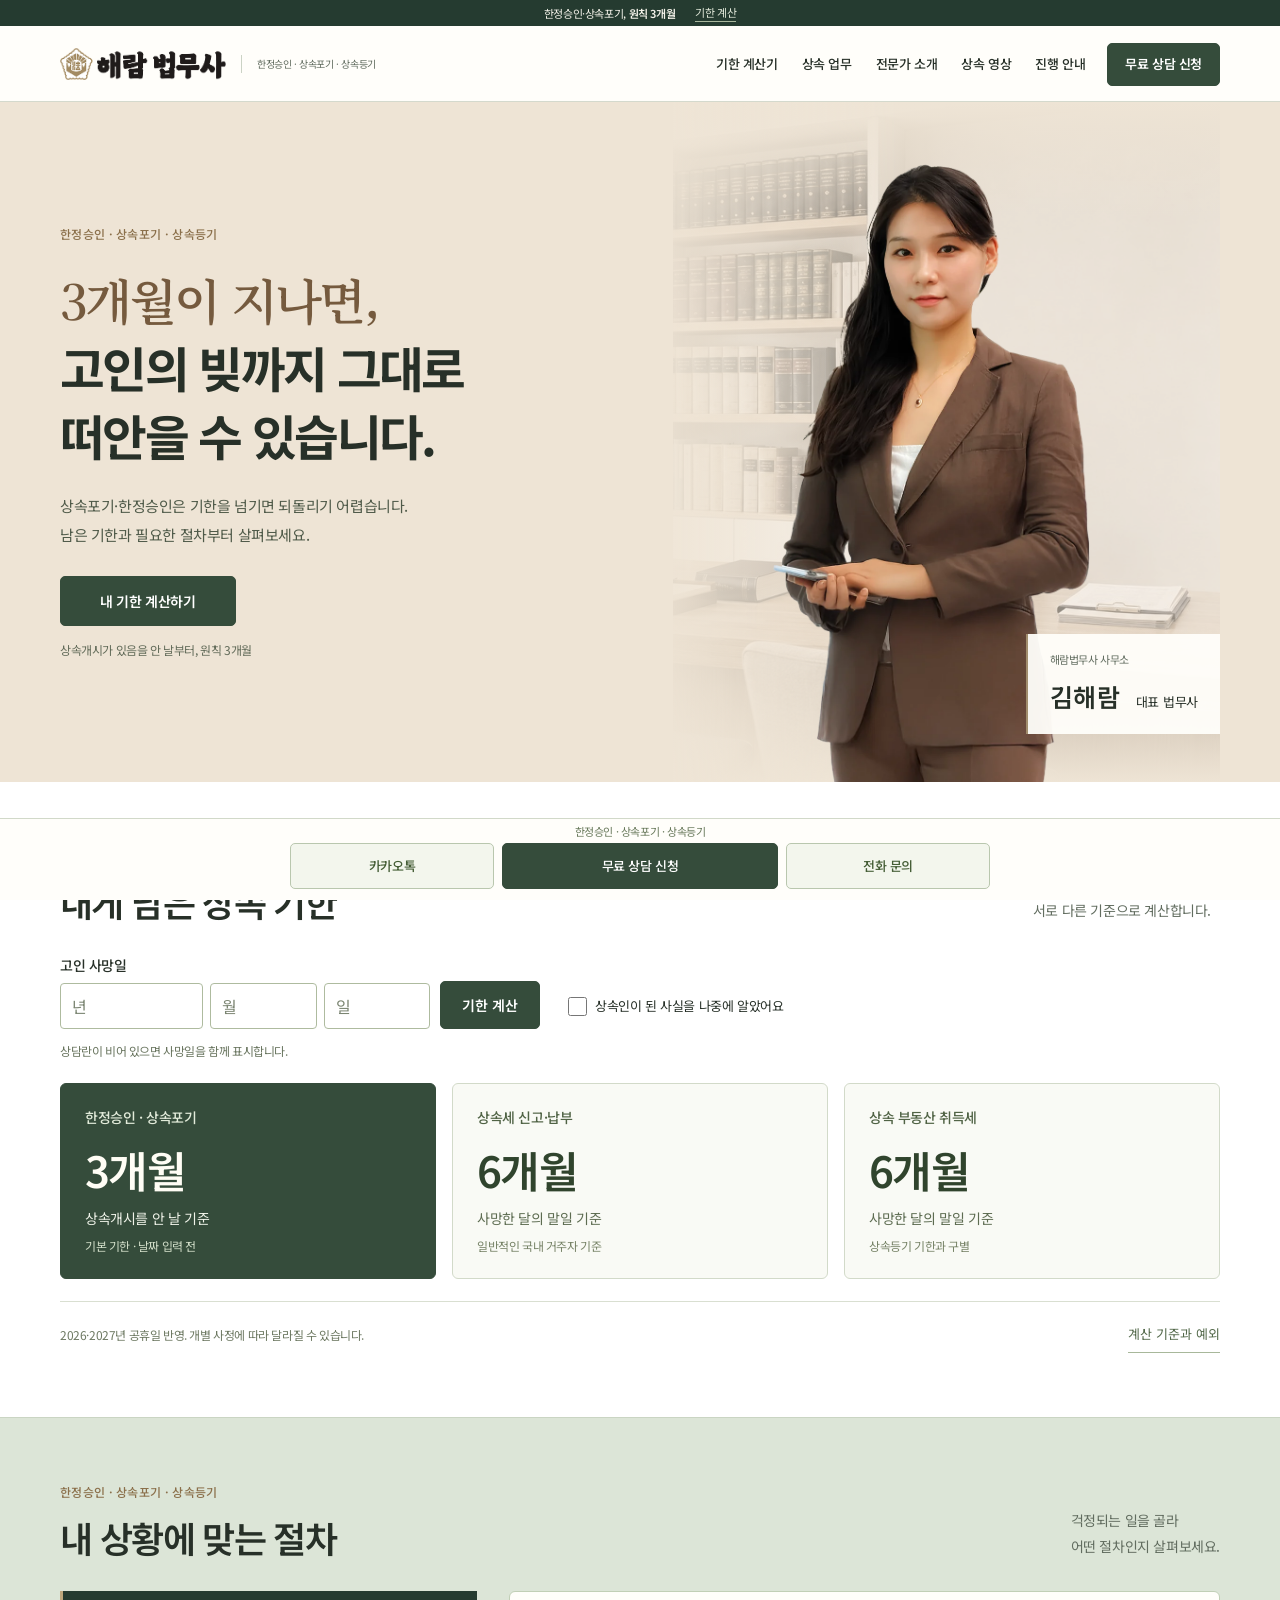
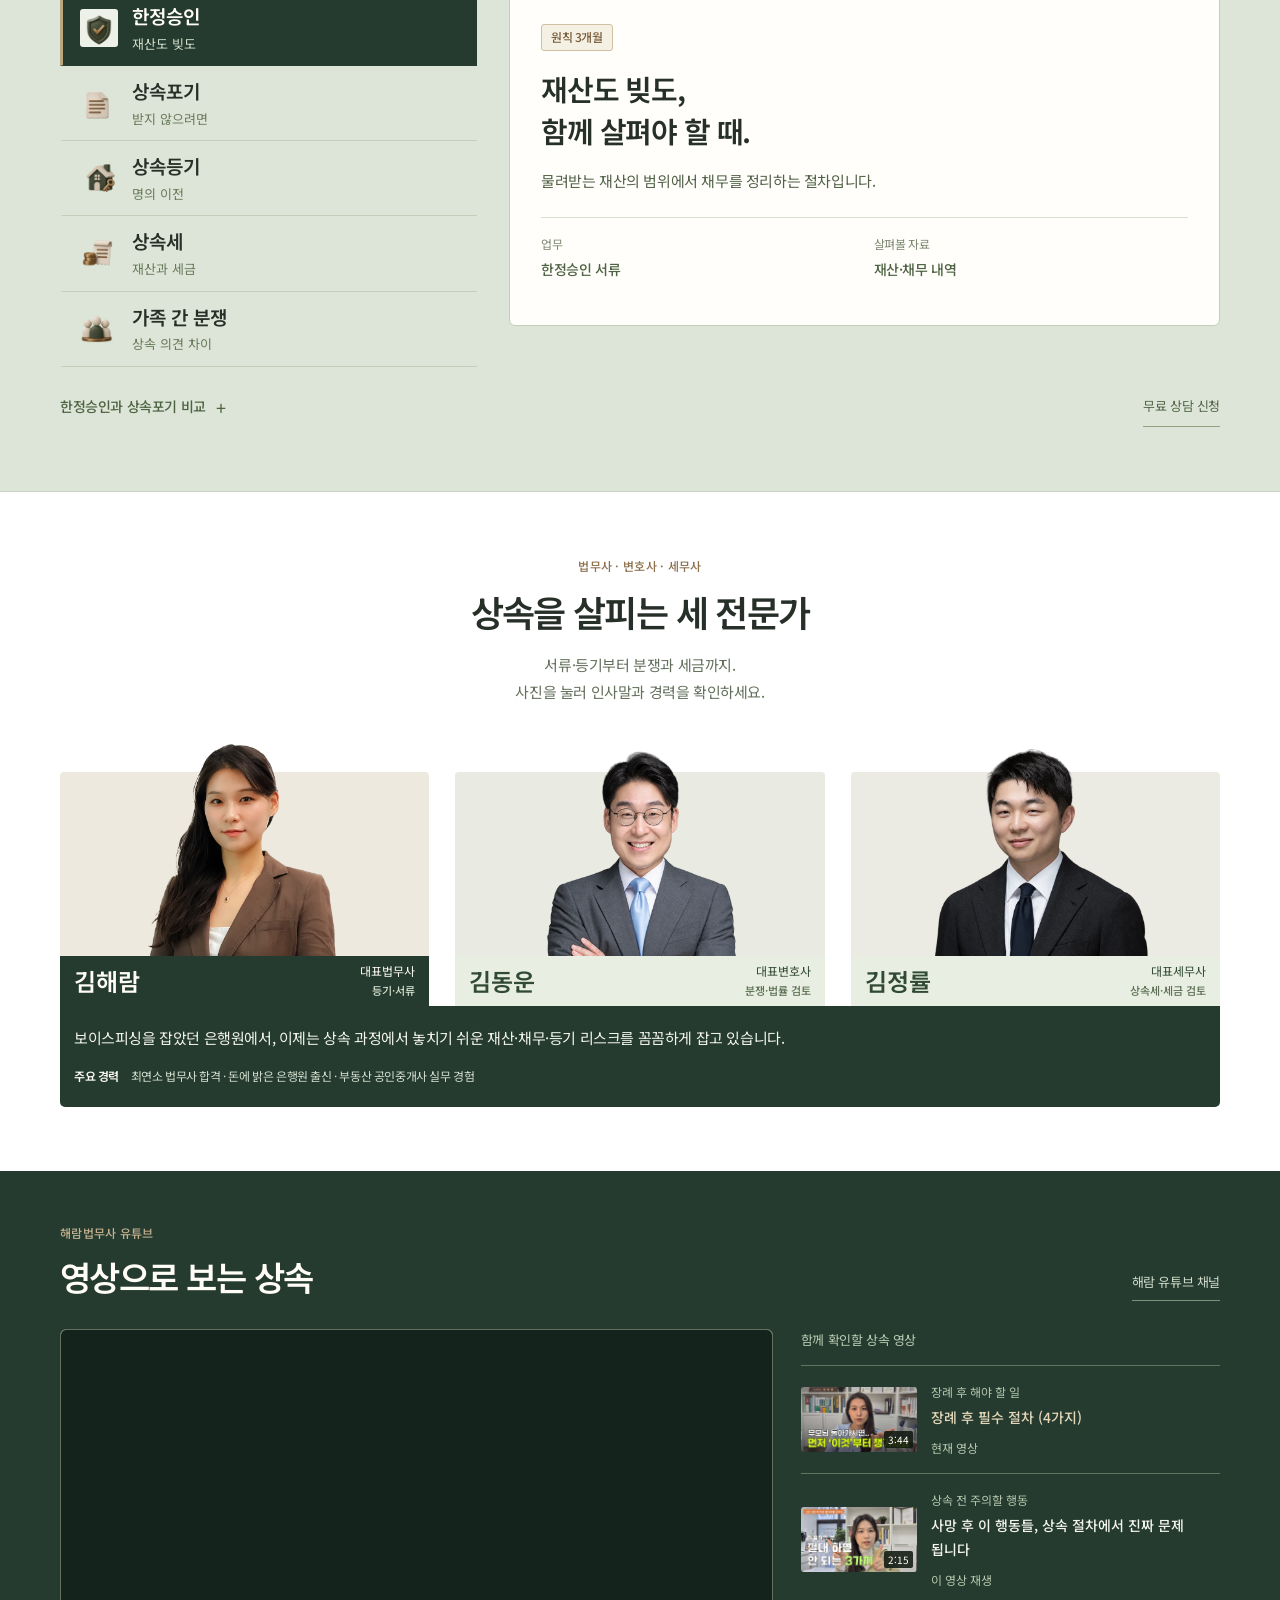
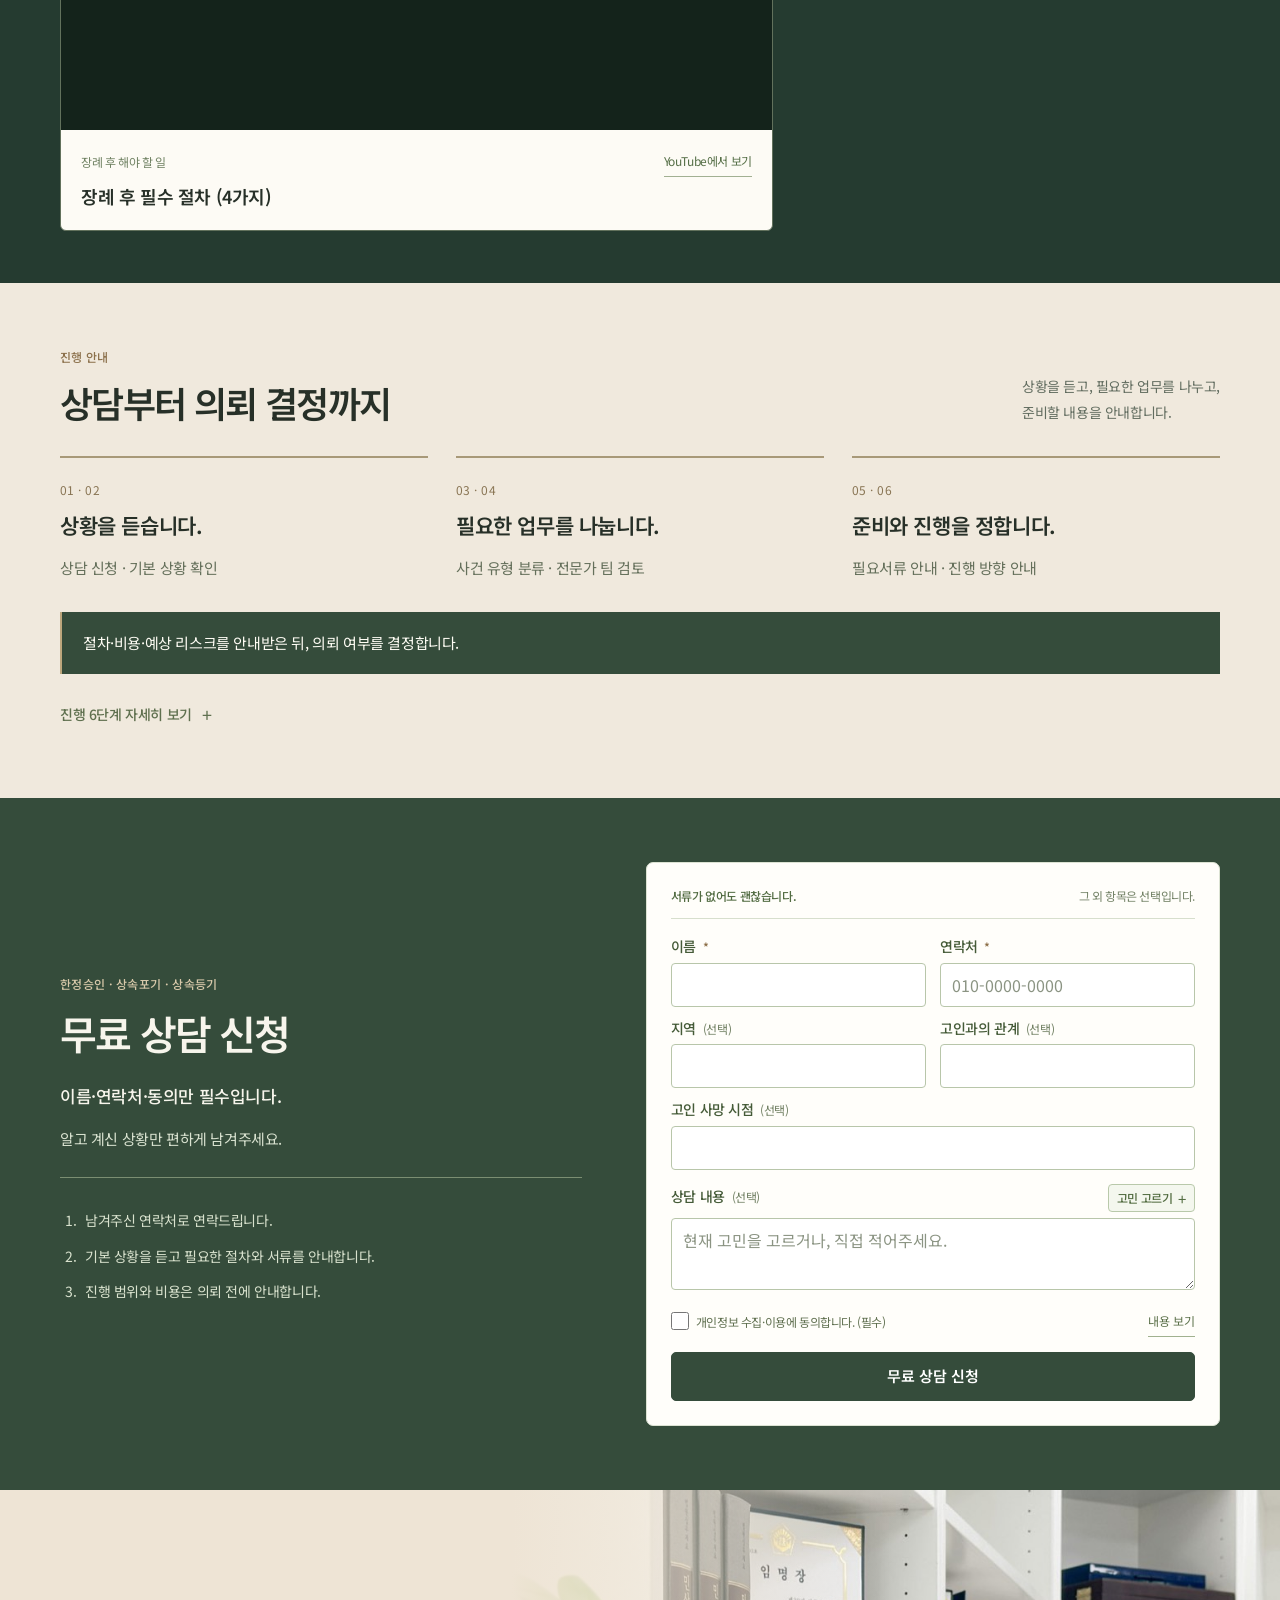
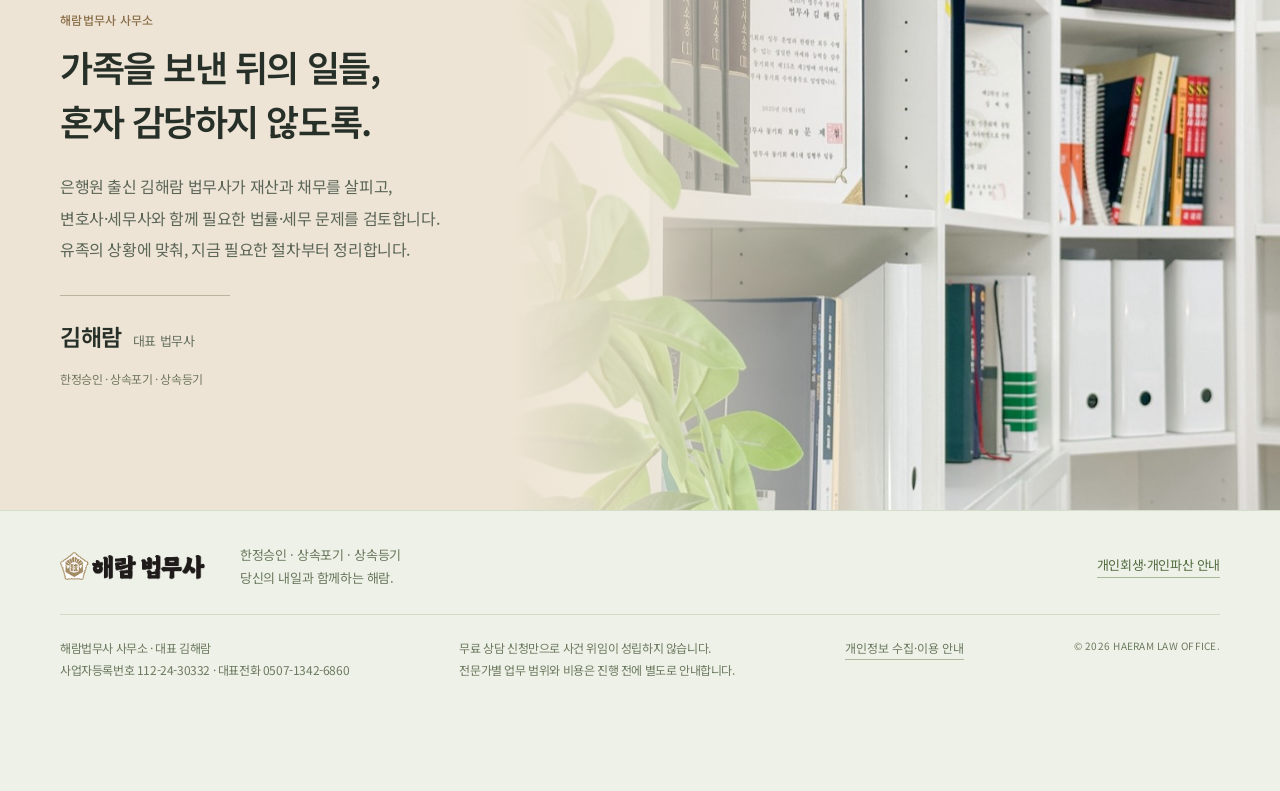
<file: index.html>
<!doctype html>
<html lang="ko"><head><meta charset="utf-8"><meta name="viewport" content="width=device-width,initial-scale=1,viewport-fit=cover"><meta name="theme-color" content="#f3f0e8">
<title>한정승인·상속포기·상속등기 무료 상담 | 해람법무사</title>
<meta name="description" content="한정승인·상속포기·상속등기, 내 상황에 필요한 절차와 기한을 확인하세요. 은행원 출신 법무사가 변호사·세무사와 재산·채무·등기·분쟁·세금을 함께 살핍니다. 전화·온라인 무료 상담.">
<meta property="og:type" content="website"><meta property="og:url" content="https://haeram-law.com/"><meta property="og:title" content="한정승인·상속포기·상속등기 무료 상담 | 해람법무사"><meta property="og:description" content="한정승인·상속포기·상속등기, 내 상황에 필요한 절차와 기한을 확인하세요. 은행원 출신 법무사가 변호사·세무사와 재산·채무·등기·분쟁·세금을 함께 살핍니다. 전화·온라인 무료 상담."><meta property="og:image" content="https://haeram-law.com/assets/social.jpg?v=5"><meta property="og:image:width" content="1200"><meta property="og:image:height" content="630"><meta name="twitter:card" content="summary_large_image">
<meta name="robots" content="index,follow,max-image-preview:large"><meta name="google-site-verification" content="SmGbr_n41JqSDn8TrXB387cep0vcuhlEyNXavCn6Y3E"><meta name="naver-site-verification" content="73f7965d1865e8f77842482fe371d9d81ecda706"><meta property="og:locale" content="ko_KR"><meta property="og:site_name" content="해람법무사"><meta property="og:image:alt" content="한정승인·상속포기·상속등기 해람법무사"><meta name="twitter:title" content="한정승인·상속포기·상속등기 | 해람법무사"><meta name="twitter:description" content="필요한 절차와 기한부터, 법무사·변호사·세무사가 함께 살핍니다."><meta name="twitter:image" content="https://haeram-law.com/assets/social.jpg">
<link rel="canonical" href="https://haeram-law.com/"><link rel="icon" href="favicon.ico?v=brand1" sizes="16x16 32x32 48x48 64x64"><link rel="icon" href="favicon.png" type="image/png" sizes="96x96"><link rel="apple-touch-icon" href="apple-touch-icon.png" sizes="180x180"><link rel="preload" as="image" href="assets/portrait.webp"><link rel="preconnect" href="https://fonts.googleapis.com"><link rel="preconnect" href="https://fonts.gstatic.com" crossorigin><link href="https://fonts.googleapis.com/css2?family=Noto+Sans+KR:wght@400;500;600;700;800&amp;family=Noto+Serif+KR:wght@500;600&amp;display=swap" rel="stylesheet"><link rel="stylesheet" href="styles.css?v=14.4"><script src="holidays.js?v=9" defer></script><script src="deadlines.js?v=9" defer></script><script src="date-parts.js?v=6" defer></script><script src="app.js?v=14.5-phone" defer></script><script src="youtube.js?v=7" defer></script><script src="profiles.js?v=14" defer></script><script src="intake.js?v=16.2" defer></script><script src="tracking.js?v=16" defer></script><script type="application/json" id="analytics-config">{"measurementId":"G-PS0EG83LFG"}</script><script src="attribution.js?v=20261119-context" defer></script><script src="analytics.js?v=20261119-context" defer></script>
<script type="application/json" id="intake-config">{"endpoint":"https://script.google.com/macros/s/AKfycbwh_mxqtPUaKv7FtCpkeUJYh4DcP6dZL9_i7BwVmt0P_cNqN9i_0kvjlBFAQnCysMI4/exec","consentVersion":"haeram-inheritance-2026-11-05-v1"}</script>
<script type="application/ld+json">{"@context":"https://schema.org","@graph":[{"@type":"LegalService","@id":"https://haeram-law.com/#office","name":"해람법무사 사무소","alternateName":"해람법무사","url":"https://haeram-law.com/","logo":{"@type":"ImageObject","url":"https://haeram-law.com/assets/official-logo.png","width":393,"height":76},"image":"https://haeram-law.com/assets/social.jpg","telephone":"+82-507-1342-6860","description":"한정승인·상속포기·상속등기, 내 상황에 필요한 절차와 기한을 확인하세요. 은행원 출신 법무사가 변호사·세무사와 재산·채무·등기·분쟁·세금을 함께 살핍니다. 전화·온라인 무료 상담.","areaServed":{"@type":"Country","name":"대한민국"},"sameAs":["https://www.youtube.com/@해람법무사","https://pf.kakao.com/_vbSSn"],"contactPoint":{"@type":"ContactPoint","telephone":"+82-507-1342-6860","contactType":"상속 상담","availableLanguage":"ko"},"hasOfferCatalog":{"@type":"OfferCatalog","name":"상속 업무","itemListElement":[{"@type":"Offer","itemOffered":{"@id":"https://haeram-law.com/#service-limited"}},{"@type":"Offer","itemOffered":{"@id":"https://haeram-law.com/#service-renounce"}},{"@type":"Offer","itemOffered":{"@id":"https://haeram-law.com/#service-property"}}]}},{"@type":"WebSite","@id":"https://haeram-law.com/#website","url":"https://haeram-law.com/","name":"해람법무사","alternateName":"해람법무사 상속","inLanguage":"ko-KR","publisher":{"@id":"https://haeram-law.com/#office"}},{"@type":"WebPage","@id":"https://haeram-law.com/#webpage","url":"https://haeram-law.com/","name":"한정승인·상속포기·상속등기 무료 상담 | 해람법무사","description":"한정승인·상속포기·상속등기, 내 상황에 필요한 절차와 기한을 확인하세요. 은행원 출신 법무사가 변호사·세무사와 재산·채무·등기·분쟁·세금을 함께 살핍니다. 전화·온라인 무료 상담.","isPartOf":{"@id":"https://haeram-law.com/#website"},"publisher":{"@id":"https://haeram-law.com/#office"},"inLanguage":"ko-KR","primaryImageOfPage":{"@type":"ImageObject","url":"https://haeram-law.com/assets/social.jpg","width":1200,"height":630},"about":[{"@id":"https://haeram-law.com/#service-limited"},{"@id":"https://haeram-law.com/#service-renounce"},{"@id":"https://haeram-law.com/#service-property"}]},{"@type":"Service","@id":"https://haeram-law.com/#service-limited","name":"한정승인","serviceType":"한정승인","url":"https://haeram-law.com/#situations","provider":{"@id":"https://haeram-law.com/#office"},"areaServed":{"@type":"Country","name":"대한민국"}},{"@type":"Service","@id":"https://haeram-law.com/#service-renounce","name":"상속포기","serviceType":"상속포기","url":"https://haeram-law.com/#situations","provider":{"@id":"https://haeram-law.com/#office"},"areaServed":{"@type":"Country","name":"대한민국"}},{"@type":"Service","@id":"https://haeram-law.com/#service-property","name":"상속등기","serviceType":"상속등기","url":"https://haeram-law.com/#situations","provider":{"@id":"https://haeram-law.com/#office"},"areaServed":{"@type":"Country","name":"대한민국"}},{"@type":"Person","@id":"https://haeram-law.com/#haeram","name":"김해람","jobTitle":"대표법무사","url":"https://haeram-law.com/#team"},{"@type":"Person","@id":"https://haeram-law.com/#dongwoon","name":"김동운","jobTitle":"대표변호사","url":"https://haeram-law.com/#team"},{"@type":"Person","@id":"https://haeram-law.com/#jeongryul","name":"김정률","jobTitle":"대표세무사","url":"https://haeram-law.com/#team"}]}</script></head><body><a class="skip-link" href="#main">본문으로 바로가기</a><header class="site-header"><a class="deadline-strip" href="#deadline"><span>한정승인·상속포기, <b>원칙 3개월</b></span><span class="notice-link">기한 계산</span></a><div class="wrap header-inner"><a class="brand" href="#home" aria-label="해람 법무사 처음으로"><img src="assets/official-logo.png" alt="해람 법무사" width="393" height="76"><span>한정승인 · 상속포기 · 상속등기</span></a><nav class="desktop-nav" aria-label="주요 메뉴"><a href="#deadline">기한 계산기</a><a href="#situations">상속 업무</a><a href="#team">전문가 소개</a><a href="#youtube">상속 영상</a><a href="#process">진행 안내</a></nav><a class="header-apply" href="#consult">무료 상담 신청 </a><button class="menu-toggle" type="button" aria-expanded="false" aria-controls="mobile-nav" aria-label="메뉴 열기"><span></span><span></span></button></div><nav class="mobile-nav" id="mobile-nav" aria-label="모바일 메뉴" hidden><a href="#deadline">기한 계산기</a><a href="#situations">상속 업무</a><a href="#team">전문가 소개</a><a href="#youtube">상속 영상</a><a href="#process">진행 안내</a><a href="#consult">무료 상담 신청</a><a href="#contact">해람의 약속</a></nav></header><main id="main"><section class="hero screen" id="home" aria-labelledby="hero-title"><div class="wrap hero-grid"><div class="hero-copy"><p class="eyebrow"> 한정승인 · 상속포기 · 상속등기</p><h1 id="hero-title"><em>3개월이 지나면,</em><br>고인의 빚까지 그대로<br>떠안을 수 있습니다.</h1><p class="hero-description">상속포기·한정승인은 기한을 넘기면 되돌리기 어렵습니다.<br>남은 기한과 필요한 절차부터 살펴보세요.</p><div class="hero-actions"><a class="button dark" href="#deadline">내 기한 계산하기</a></div><p class="quiet-note">상속개시가 있음을 안 날부터, 원칙 3개월</p></div><div class="hero-visual"><div class="hero-office" aria-hidden="true"><img src="assets/office-library-v4.jpg" alt="" width="1000" height="749"></div><img class="hero-portrait" src="assets/portrait.webp" alt="김해람 대표 법무사" width="889" height="2048" fetchpriority="high"><div class="portrait-label"><span>해람법무사 사무소</span><strong>김해람 <small>대표 법무사</small></strong></div></div></div></section>
<section class="section deadline-section" id="deadline" aria-labelledby="deadline-title"><div class="wrap section-inner">
<div class="split-heading"><div><p class="eyebrow">상속 기한 계산기</p><h2 id="deadline-title">내게 남은 상속 기한</h2></div><p class="heading-note">한정승인·상속포기와 세금 기한은<br>서로 다른 기준으로 계산합니다.</p></div>
<form id="deadline-form" class="date-form"><div class="date-main"><fieldset class="date-parts-field" id="death-field"><legend>고인 사망일</legend><div class="date-parts" data-date-parts="death"><select id="death-year" data-part="year" aria-label="고인 사망일 연도" required><option value="">년</option></select><select id="death-month" data-part="month" aria-label="고인 사망일 월" required><option value="">월</option></select><select id="death-day" data-part="day" aria-label="고인 사망일 일" required><option value="">일</option></select></div><input type="hidden" id="death-date"></fieldset><button class="button dark" type="submit">기한 계산</button></div><div class="awareness-row"><label class="awareness-toggle"><input type="checkbox" id="different-awareness" aria-label="상속인이 된 사실을 나중에 알았어요"><span>상속인이 된 사실을 나중에 알았어요</span></label><fieldset class="date-parts-field" id="awareness-field" hidden disabled><legend>상속개시가 있음을 안 날</legend><div class="date-parts" data-date-parts="awareness"><select id="awareness-year" data-part="year" aria-label="상속개시가 있음을 안 날 연도" required><option value="">년</option></select><select id="awareness-month" data-part="month" aria-label="상속개시가 있음을 안 날 월" required><option value="">월</option></select><select id="awareness-day" data-part="day" aria-label="상속개시가 있음을 안 날 일" required><option value="">일</option></select></div><input type="hidden" id="awareness-date"></fieldset></div><p id="date-help">상담란이 비어 있으면 사망일을 함께 표시합니다.</p><p class="form-error" id="date-error" role="alert"></p></form>
<p class="result-status" id="deadline-state" role="status" aria-live="polite"></p><p class="result-reference" id="deadline-reference" hidden></p>
<div class="deadline-cards" aria-live="polite" aria-atomic="true"><article class="deadline-card" id="deadline-civil"><span class="small-label">한정승인 · 상속포기</span><h3 class="dday">3개월</h3><p class="due-date">상속개시를 안 날 기준</p><small>기본 기한 · 날짜 입력 전</small></article><article class="deadline-card" id="deadline-tax"><span class="small-label">상속세 신고·납부</span><h3 class="dday">6개월</h3><p class="due-date">사망한 달의 말일 기준</p><small>일반적인 국내 거주자 기준</small></article><article class="deadline-card" id="deadline-acquisition"><span class="small-label">상속 부동산 취득세</span><h3 class="dday">6개월</h3><p class="due-date">사망한 달의 말일 기준</p><small>상속등기 기한과 구별</small></article></div>
<div class="deadline-action" id="deadline-action" hidden><p id="deadline-message"></p><a class="button light" id="deadline-cta" href="#situations">상속 업무 보기</a></div>
<div class="calculator-note"><p>2026·2027년 공휴일 반영.<br class="mobile-break"> 개별 사정에 따라 달라질 수 있습니다.</p><button type="button" id="deadline-basis">계산 기준과 예외</button></div></div></section>
<section class="section situations" id="situations" aria-labelledby="situations-title"><div class="wrap section-inner"><div class="split-heading"><div><p class="eyebrow">한정승인 · 상속포기 · 상속등기</p><h2 id="situations-title">내 상황에 맞는 절차</h2></div><p class="heading-note">걱정되는 일을 골라<br>어떤 절차인지 살펴보세요.</p></div><div class="situation-layout"><div class="situation-tabs" role="tablist" aria-label="상속 업무 선택"><button type="button" role="tab" id="tab-limited" aria-controls="panel-limited" aria-selected="true" tabindex="0" data-situation="limited"><img src="assets/icon-shield.webp" alt="" width="48" height="48" loading="lazy"><span><strong>한정승인</strong><small>재산도 빚도</small></span></button><button type="button" role="tab" id="tab-renounce" aria-controls="panel-renounce" aria-selected="false" tabindex="-1" data-situation="renounce"><img src="assets/icon-document.webp" alt="" width="48" height="48" loading="lazy"><span><strong>상속포기</strong><small>받지 않으려면</small></span></button><button type="button" role="tab" id="tab-property" aria-controls="panel-property" aria-selected="false" tabindex="-1" data-situation="property"><img src="assets/icon-house.webp" alt="" width="48" height="48" loading="lazy"><span><strong>상속등기</strong><small>명의 이전</small></span></button><button type="button" role="tab" id="tab-tax" aria-controls="panel-tax" aria-selected="false" tabindex="-1" data-situation="tax"><img src="assets/icon-coins.webp" alt="" width="48" height="48" loading="lazy"><span><strong>상속세</strong><small>재산과 세금</small></span></button><button type="button" role="tab" id="tab-family" aria-controls="panel-family" aria-selected="false" tabindex="-1" data-situation="family"><img src="assets/icon-people.webp" alt="" width="48" height="48" loading="lazy"><span><strong>가족 간 분쟁</strong><small>상속 의견 차이</small></span></button></div><div class="panels"><div class="situation-panel" id="panel-limited" role="tabpanel" aria-labelledby="tab-limited" tabindex="0"><span class="deadline-badge">원칙 3개월</span><h3>재산도 빚도,<br>함께 살펴야 할 때.</h3><p class="panel-lead">물려받는 재산의 범위에서 채무를 정리하는 절차입니다.</p><dl class="service-facts"><div><dt>업무</dt><dd>한정승인 서류</dd></div><div><dt>살펴볼 자료</dt><dd>재산·채무 내역</dd></div></dl></div><div class="situation-panel" id="panel-renounce" role="tabpanel" aria-labelledby="tab-renounce" tabindex="0" hidden><span class="deadline-badge">원칙 3개월</span><h3>받지 않겠다는 결정,<br>가족에게 미치는 영향까지.</h3><p class="panel-lead">상속재산과 채무를 받지 않으려는 절차입니다.</p><dl class="service-facts"><div><dt>업무</dt><dd>상속포기 서류</dd></div><div><dt>가족 영향</dt><dd>다른 상속인·가족관계</dd></div></dl></div><div class="situation-panel" id="panel-property" role="tabpanel" aria-labelledby="tab-property" tabindex="0" hidden><span class="deadline-badge">취득세 일반 6개월</span><h3>물려받은 집과 땅,<br>명의를 정리하려면.</h3><p class="panel-lead">상속인과 분할 협의 내용을 살펴 명의 이전 서류를 준비합니다.</p><dl class="service-facts"><div><dt>등기 자료</dt><dd>상속인·분할 협의</dd></div><div><dt>세금</dt><dd>취득세 별도 확인</dd></div></dl></div><div class="situation-panel" id="panel-tax" role="tabpanel" aria-labelledby="tab-tax" tabindex="0" hidden><span class="deadline-badge">신고 일반 6개월</span><h3>상속세가 나올지,<br>세무사가 살펴봅니다.</h3><p class="panel-lead">재산과 증여 내역을 살펴 상속세 신고 필요 여부를 검토합니다.</p><dl class="service-facts"><div><dt>담당</dt><dd>세무사</dd></div><div><dt>자료</dt><dd>재산·생전 증여</dd></div></dl></div><div class="situation-panel" id="panel-family" role="tabpanel" aria-labelledby="tab-family" tabindex="0" hidden><span class="deadline-badge">기한은 계속 흐릅니다</span><h3>가족의 의견이 다를 때,<br>쟁점부터 정리합니다.</h3><p class="panel-lead">상속분·생전 증여·상속재산분할의 쟁점을 변호사가 검토합니다.</p><dl class="service-facts"><div><dt>담당</dt><dd>변호사</dd></div><div><dt>쟁점</dt><dd>상속분·분할 협의</dd></div></dl></div></div></div><div class="situation-bottom"><details class="service-compare"><summary>한정승인과 상속포기 비교</summary><div class="compare-body"><table><thead><tr><th scope="col">절차</th><th scope="col">기본 방향</th><th scope="col">함께 살필 것</th></tr></thead><tbody><tr><th scope="row">한정승인</th><td>상속재산 범위에서 채무 정리</td><td>재산·채무 내역</td></tr><tr><th scope="row">상속포기</th><td>상속재산과 채무의 포기</td><td>다른 상속인에게 미치는 영향</td></tr></tbody></table><p>적용할 절차는 가족관계와 재산·채무 상황에 따라 달라집니다.</p></div></details><a class="service-consult" id="service-consult" href="#consult" data-guide="한정승인">무료 상담 신청</a></div></div></section>
<section class="section team-section" id="team" aria-labelledby="team-title"><div class="wrap section-inner"><div class="team-heading"><p class="eyebrow">법무사 · 변호사 · 세무사</p><h2 id="team-title">상속을 살피는 세 전문가</h2><p>서류·등기부터 분쟁과 세금까지.<br>사진을 눌러 인사말과 경력을 확인하세요.</p></div><div class="people-grid" role="tablist" aria-label="전문가 인사말·경력 선택" aria-orientation="horizontal"><article class="person-card kim-h" role="presentation"><button class="profile-choice" id="profile-toggle-haeram" data-profile="haeram" type="button" role="tab" aria-selected="true" tabindex="0" aria-controls="profile-haeram" aria-label="김해람 대표법무사 인사말과 경력"><span class="person-frame"><span class="person-photo"><img src="assets/portrait.webp" alt="" width="889" height="2048" loading="lazy"></span><span class="person-info"><span class="person-name">김해람</span><span class="person-meta"><span class="person-role"><span class="person-lead">대표</span>법무사</span><span class="person-responsibility">등기·서류</span></span></span></span></button></article><article class="person-card kim-d" role="presentation"><button class="profile-choice" id="profile-toggle-dongwoon" data-profile="dongwoon" type="button" role="tab" aria-selected="false" tabindex="-1" aria-controls="profile-dongwoon" aria-label="김동운 대표변호사 인사말과 경력"><span class="person-frame"><span class="person-photo"><img src="assets/kim-d-cutout.webp" alt="" width="700" height="788" loading="lazy"></span><span class="person-info"><span class="person-name">김동운</span><span class="person-meta"><span class="person-role"><span class="person-lead">대표</span>변호사</span><span class="person-responsibility">분쟁·법률 검토</span></span></span></span></button></article><article class="person-card kim-j" role="presentation"><button class="profile-choice" id="profile-toggle-jeongryul" data-profile="jeongryul" type="button" role="tab" aria-selected="false" tabindex="-1" aria-controls="profile-jeongryul" aria-label="김정률 대표세무사 인사말과 경력"><span class="person-frame"><span class="person-photo"><img src="assets/kim-j-cutout.webp" alt="" width="700" height="788" loading="lazy"></span><span class="person-info"><span class="person-name">김정률</span><span class="person-meta"><span class="person-role"><span class="person-lead">대표</span>세무사</span><span class="person-responsibility">상속세·세금 검토</span></span></span></span></button></article></div><div class="profile-details"><section class="profile-detail" id="profile-haeram" role="tabpanel" tabindex="0" aria-labelledby="profile-toggle-haeram"><blockquote><p>보이스피싱을 잡았던 은행원에서, 이제는 상속 과정에서 놓치기 쉬운 재산·채무·등기 리스크를 꼼꼼하게 잡고 있습니다.</p></blockquote><p class="profile-career-line"><span class="career-label">주요 경력</span> 최연소 법무사 합격 · 돈에 밝은 은행원 출신 · 부동산 공인중개사 실무 경험</p></section>
<section class="profile-detail" id="profile-dongwoon" role="tabpanel" tabindex="0" aria-labelledby="profile-toggle-dongwoon" hidden><blockquote><p>상속은 가족 간 감정 문제로 번지는 경우가 많기 때문에 가족 간 상속 갈등이 예상된다면 초기 법률 검토가 분쟁을 줄이는 시작입니다.</p></blockquote><p class="profile-career-line"><span class="career-label">주요 경력</span> 서울대 출신 · 서울고등법원 건설전담 재판부 출신 · 법무법인삼정 대표변호사</p></section>
<section class="profile-detail" id="profile-jeongryul" role="tabpanel" tabindex="0" aria-labelledby="profile-toggle-jeongryul" hidden><blockquote><p>상속세가 나올지 몰라 불안하다면 초기에 세무 검토까지 함께 받아보는 것이 좋습니다.</p></blockquote><p class="profile-career-line"><span class="career-label">주요 경력</span> 22세 세무사 합격 · 가톨릭대 겸임교수 · 세무법인혜움 선유도지점 대표세무사</p></section></div></div></section>
<section class="section inheritance-videos" id="youtube" aria-labelledby="youtube-title"><div class="wrap section-inner"><div class="video-heading"><div><p class="eyebrow">해람법무사 유튜브</p><h2 id="youtube-title">영상으로 보는 상속</h2></div><a class="video-channel" href="https://www.youtube.com/@%ED%95%B4%EB%9E%8C%EB%B2%95%EB%AC%B4%EC%82%AC" target="_blank" rel="noopener">해람 유튜브 채널</a></div><div class="video-layout"><div class="video-feature"><div class="video-player"><iframe id="inheritance-youtube-player" src="https://www.youtube.com/embed/FYYGHho6B8s?rel=0&amp;playsinline=1" title="해람법무사 — 장례 후 필수 절차 (4가지)" width="800" height="450" loading="lazy" referrerpolicy="strict-origin-when-cross-origin" allow="accelerometer; autoplay; clipboard-write; encrypted-media; gyroscope; picture-in-picture; web-share" allowfullscreen></iframe></div><div class="video-caption"><div class="video-meta"><span id="inheritance-video-topic">장례 후 해야 할 일</span><a id="inheritance-video-watch" href="https://www.youtube.com/watch?v=FYYGHho6B8s" target="_blank" rel="noopener">YouTube에서 보기</a></div><h3 id="inheritance-video-title">장례 후 필수 절차 (4가지)</h3></div></div><div class="video-list"><p class="video-list-heading">함께 확인할 상속 영상</p><div class="video-choices" role="group" aria-label="해람법무사 상속 영상 선택"><button class="video-choice" type="button" data-inheritance-video="FYYGHho6B8s" data-video-title="장례 후 필수 절차 (4가지)" data-video-topic="장례 후 해야 할 일" aria-pressed="true" aria-label="영상 선택: 장례 후 필수 절차 (4가지)"><span class="video-choice-thumb"><img src="assets/youtube/FYYGHho6B8s.jpg" alt="" width="480" height="360" loading="lazy"><span class="video-duration">3:44</span></span><span class="video-choice-copy"><span class="video-choice-topic">장례 후 해야 할 일</span><strong>장례 후 필수 절차 (4가지)</strong><span class="video-choice-state">현재 영상</span></span></button><button class="video-choice" type="button" data-inheritance-video="f77E4Gz97pc" data-video-title="사망 후 이 행동들, 상속 절차에서 진짜 문제 됩니다" data-video-topic="상속 전 주의할 행동" aria-pressed="false" aria-label="영상 선택: 사망 후 이 행동들, 상속 절차에서 진짜 문제 됩니다"><span class="video-choice-thumb"><img src="assets/youtube/f77E4Gz97pc.jpg" alt="" width="480" height="360" loading="lazy"><span class="video-duration">2:15</span></span><span class="video-choice-copy"><span class="video-choice-topic">상속 전 주의할 행동</span><strong>사망 후 이 행동들, 상속 절차에서 진짜 문제 됩니다</strong><span class="video-choice-state">이 영상 재생</span></span></button></div></div></div><p class="video-status" id="inheritance-video-status" role="status" aria-live="polite"></p></div></section>
<section class="section process" id="process" aria-labelledby="process-title"><div class="wrap section-inner"><div class="split-heading"><div><p class="eyebrow">진행 안내</p><h2 id="process-title">상담부터 의뢰 결정까지</h2></div><p class="heading-note">상황을 듣고, 필요한 업무를 나누고,<br>준비할 내용을 안내합니다.</p></div><ol class="process-overview"><li><span class="phase-number">01 · 02</span><h3>상황을 듣습니다.</h3><p>상담 신청 · 기본 상황 확인</p></li><li><span class="phase-number">03 · 04</span><h3>필요한 업무를 나눕니다.</h3><p>사건 유형 분류 · 전문가 팀 검토</p></li><li><span class="phase-number">05 · 06</span><h3>준비와 진행을 정합니다.</h3><p>필요서류 안내 · 진행 방향 안내</p></li></ol><p class="process-decision">절차·비용·예상 리스크를 안내받은 뒤,<br class="mobile-break"> 의뢰 여부를 결정합니다.</p><details class="process-detail"><summary>진행 6단계 자세히 보기</summary><ol class="process-steps"><li><span class="step-number">STEP 01</span><h3>상담신청</h3><p>이름, 연락처, 지역, 고인과의 관계, 사망 시점, 현재 고민을 남겨주세요.</p></li><li><span class="step-number">STEP 02</span><h3>기본 상황 확인</h3><p>고인의 재산, 채무, 부동산, 가족관계, 세금 우려 여부를 간단히 확인합니다.</p></li><li><span class="step-number">STEP 03</span><h3>사건 유형 분류</h3><p>상속포기, 한정승인, 상속등기, 상속세, 상속분쟁 중 우선 검토가 필요한 절차를 분류합니다.</p></li><li><span class="step-number">STEP 04</span><h3>전문가 팀 검토</h3><p>법무사, 변호사, 세무사 중 현재 상황에 필요한 전문가가 함께 검토합니다.</p></li><li><span class="step-number">STEP 05</span><h3>필요서류 안내</h3><p>가족관계증명서, 기본증명서, 재산조회 결과, 부동산 자료 등 상황별 준비서류를 안내합니다.</p></li><li><span class="step-number">STEP 06</span><h3>진행 방향 안내</h3><p>기한, 절차, 비용, 예상 리스크를 정리해 의뢰인이 결정할 수 있도록 안내합니다.</p></li></ol></details></div></section>
<section class="section consult" id="consult" aria-labelledby="consult-title"><div class="wrap consult-grid"><div class="consult-copy"><p class="eyebrow">한정승인 · 상속포기 · 상속등기</p><h2 id="consult-title">무료 상담 신청</h2><p class="consult-intro">이름·연락처·동의만 필수입니다.</p><p class="consult-desc">알고 계신 상황만 편하게 남겨주세요.</p><ol class="consult-expectations"><li>남겨주신 연락처로 연락드립니다.</li><li>기본 상황을 듣고 필요한 절차와 서류를 안내합니다.</li><li>진행 범위와 비용은 의뢰 전에 안내합니다.</li></ol></div><div class="intake-card" id="intake-card"><div class="form-top"><span class="free-badge">서류가 없어도 괜찮습니다.</span><span>그 외 항목은 선택입니다.</span></div><form id="inheritance-form"><div class="form-fields"><label for="lead-name">이름 <span>*</span><input id="lead-name" name="name" type="text" autocomplete="name" maxlength="40" required></label><label for="lead-phone">연락처 <span>*</span><input id="lead-phone" name="phone" type="tel" inputmode="tel" autocomplete="tel" maxlength="20" required placeholder="010-0000-0000"></label><label for="lead-area">지역 <span class="optional">(선택)</span><input id="lead-area" name="area" type="text" autocomplete="address-level1" maxlength="80"></label><label for="lead-relation">고인과의 관계 <span class="optional">(선택)</span><input id="lead-relation" name="relationship" type="text" maxlength="80"></label><label class="wide" for="lead-death">고인 사망 시점 <span class="optional">(선택)</span><input id="lead-death" name="deceased_at" type="text" maxlength="100"></label><div class="wide concern-field"><div class="concern-label-row"><label for="lead-content">상담 내용 <span class="optional">(선택)</span></label><details class="concern-picker"><summary>고민 고르기</summary><div class="concern-choices" role="group" aria-label="현재 고민 빠른 선택"><button type="button" data-concern="한정승인" aria-pressed="false">한정승인</button><button type="button" data-concern="상속포기" aria-pressed="false">상속포기</button><button type="button" data-concern="상속등기" aria-pressed="false">상속등기</button><button type="button" data-concern="상속세" aria-pressed="false">상속세</button><button type="button" data-concern="가족 간 분쟁" aria-pressed="false">가족 간 분쟁</button><button type="button" data-concern="아직 모르겠어요" aria-pressed="false">아직 모르겠어요</button></div></details></div><textarea id="lead-content" placeholder="현재 고민을 고르거나, 직접 적어주세요." name="content" maxlength="2500"></textarea></div></div><div class="trap" aria-hidden="true"><label>웹사이트<input type="text" name="website" tabindex="-1" autocomplete="off"></label></div><div class="consent-row"><label><input type="checkbox" id="lead-consent" name="consent" required><span>개인정보 수집·이용에 동의합니다. <b>(필수)</b></span></label><button type="button" id="privacy-open">내용 보기</button></div><p id="intake-error" class="form-error" role="alert"></p><button class="button intake-submit" type="submit">무료 상담 신청 </button></form><div class="intake-success" id="intake-success" hidden><span class="success-mark" aria-hidden="true">✓</span><p class="small-label">무료 상담 신청 접수 완료</p><h3 tabindex="-1">신청하신 내용이<br> 정상 접수되었습니다.</h3><p>해람법무사에서 남겨주신 연락처로 연락드리겠습니다.</p><div class="success-number"><span>연락받으실 번호</span><strong id="success-phone"></strong></div></div></div></div></section>
<section class="section trust-section" id="contact" aria-labelledby="contact-title"><div class="trust-scene"><figure class="trust-photo"><img src="assets/office-library.jpg" alt="해람법무사의 서가와 김해람 법무사의 임명장" width="1000" height="749" loading="lazy" decoding="async"></figure><div class="wrap trust-inner"><div class="trust-copy"><p class="eyebrow">해람법무사 사무소</p><h2 id="contact-title">가족을 보낸 뒤의 일들,<br>혼자 감당하지 않도록.</h2><p class="trust-description">은행원 출신 김해람 법무사가 재산과 채무를 살피고,<br>변호사·세무사와 함께 필요한 법률·세무 문제를 검토합니다.<br>유족의 상황에 맞춰, 지금 필요한 절차부터 정리합니다.</p><div class="trust-signature"><strong>김해람</strong><span>대표 법무사</span></div><p class="trust-specialties">한정승인 · 상속포기 · 상속등기</p></div></div></div></section></main><footer class="site-footer"><div class="wrap footer-top"><a href="#home" class="brand"><img src="assets/official-logo.png" alt="해람 법무사" width="393" height="76"></a><p>한정승인 · 상속포기 · 상속등기<br> 당신의 내일과 함께하는 해람.</p><a href="https://recovery.haeram-law.com/" target="_blank" rel="noopener">개인회생·개인파산 안내 </a></div><div class="wrap footer-bottom"><p>해람법무사 사무소 · 대표 김해람<br> 사업자등록번호 112-24-30332 · 대표전화 0507-1342-6860</p><p>무료 상담 신청만으로 사건 위임이 성립하지 않습니다.<br> 전문가별 업무 범위와 비용은 진행 전에 별도로 안내합니다.</p><button type="button" class="privacy-link" id="privacy-footer">개인정보 수집·이용 안내</button><span>© 2026 HAERAM LAW OFFICE.</span></div></footer><aside class="consult-dock" aria-label="빠른 상담"><a class="dock-note" href="#situations">한정승인 · 상속포기 · 상속등기</a><div><a class="dock-kakao" href="https://pf.kakao.com/_vbSSn/chat" target="_blank" rel="noopener">카카오톡</a><a class="dock-form" href="#consult">무료 상담 신청</a><a class="dock-phone" href="tel:050713426860">전화 문의</a></div></aside><dialog id="privacy-dialog" aria-labelledby="privacy-title"><div class="privacy-heading"><h2 id="privacy-title">개인정보 수집·이용 안내</h2><button type="button" id="privacy-close" aria-label="개인정보 안내 닫기">×</button></div><dl><dt>수집·이용 주체</dt><dd>해람법무사 사무소</dd><dt>이용 목적</dt><dd>상속 관련 상담 요청 확인 및 연락</dd><dt>수집 항목</dt><dd>필수: 이름, 연락처<br> 선택: 지역, 고인과의 관계, 고인 사망 시점, 상담 내용</dd><dt>보유·이용기간</dt><dd>접수일로부터 90일</dd></dl><p>동의를 거부할 수 있으며, 거부 시 이 양식을 통한 상담 신청은 어렵습니다. 주민등록번호·계좌번호 등 상담 신청에 필요하지 않은 정보는 적지 말아주세요.</p><p>동의·철회 및 삭제 문의: 0507-1342-6860</p><h3>방문 통계와 쿠키</h3><p>Google Analytics로 유입 경로와 페이지 이용, 전화·카카오톡 버튼 클릭, 상담 접수 완료를 측정합니다. 네이버 광고 유입·접수 완료 측정에는 네이버 공통 스크립트를 사용합니다. 이름·연락처·상담 내용·사망일은 분석 도구로 보내지 않습니다. Google 분석 쿠키는 최대 1년, GA4 이벤트 자료는 14개월 보관하며, 이 브라우저의 방문 분석을 아래에서 중지할 수 있습니다.</p><button type="button" class="text-link" id="analytics-optout">방문 통계 사용 안 함</button><p id="analytics-choice" role="status"></p></dialog><dialog id="basis-dialog" aria-labelledby="basis-title"><div class="privacy-heading"><h2 id="basis-title">기한 계산 기준과 예외</h2><button type="button" data-close="basis-dialog" aria-label="계산 기준 닫기">×</button></div><dl><dt>한정승인·상속포기</dt><dd>원칙적으로 상속개시가 있음을 안 날부터 3개월입니다. 사망 사실과 자신이 상속인이 된 사실을 안 날이 기준이며, 90일이나 사망한 달의 말일로 계산하지 않습니다.</dd><dt>상속세</dt><dd>일반적인 국내 거주자 사건은 사망한 달의 말일부터 6개월입니다. 예를 들어 11월 사망 건의 기본 기한은 다음 해 5월 말일입니다. 비거주자 등은 다른 기한이 적용될 수 있습니다.</dd><dt>상속 부동산 취득세</dt><dd>일반적으로 사망한 달의 말일부터 6개월입니다. 외국에 주소를 둔 상속인이 있는 경우 등 예외가 있으며, 상속등기 자체의 기한과 구별합니다.</dd><dt>이번 계산의 기본 날짜와 휴일 반영 날짜</dt><dd id="deadline-calculation-details">날짜를 계산하면 절차별 기본 날짜와 휴일 반영 여부를 여기에서 확인할 수 있습니다.</dd><dt>휴일과 계산 범위</dt><dd>달력의 월수와 윤년을 적용합니다. 2026·2027년의 토요일·일요일·공휴일·대체공휴일을 반영하며, 노동절·제헌절의 공휴일 지정도 포함합니다. 그 밖의 연도는 휴일 미반영 기본 날짜임을 따로 표시합니다. 공휴일 자료 확인일은 2026년 11월 6일입니다. 이후 임시공휴일 지정이나 재해·전산장애에 따른 별도 연장은 추가 확인이 필요합니다.</dd><dt>개별 검토가 필요한 경우</dt><dd>상속인이 된 사실을 안 시점, 가정법원의 기간 연장, 미성년자, 특별한정승인, 비거주자 등은 별도 검토가 필요합니다. 기본 기한이 지났다는 이유만으로 모든 방법이 없어지는 것은 아닙니다.</dd></dl><div class="basis-sources"><a href="https://www.law.go.kr/lsLinkCommonInfo.do?chrClsCd=010202&amp;lsJoLnkSeq=1032404229" target="_blank" rel="noopener">민법 제1019조</a><a href="https://www.nts.go.kr/nts/cm/cntnts/cntntsView.do?cntntsId=7722" target="_blank" rel="noopener">국세청 상속세 안내</a><a href="https://law.go.kr/LSW/lsLinkCommonInfo.do?chrClsCd=010202&amp;lsJoLnkSeq=1026499957" target="_blank" rel="noopener">지방세법 제20조</a><a href="https://www.kasa.go.kr/prog/plcyBrf/brief/kor/sub01_01_04/view.do?plcyBrfNo=431" target="_blank" rel="noopener">2027년 월력요항</a><a href="https://www.mpm.go.kr/mpm/comm/newsPress/newsPressRelease/?boardId=bbs_0000000000000029&amp;cntId=4250&amp;mode=view" target="_blank" rel="noopener">공휴일 변경 안내</a></div></dialog></body></html>
</file>
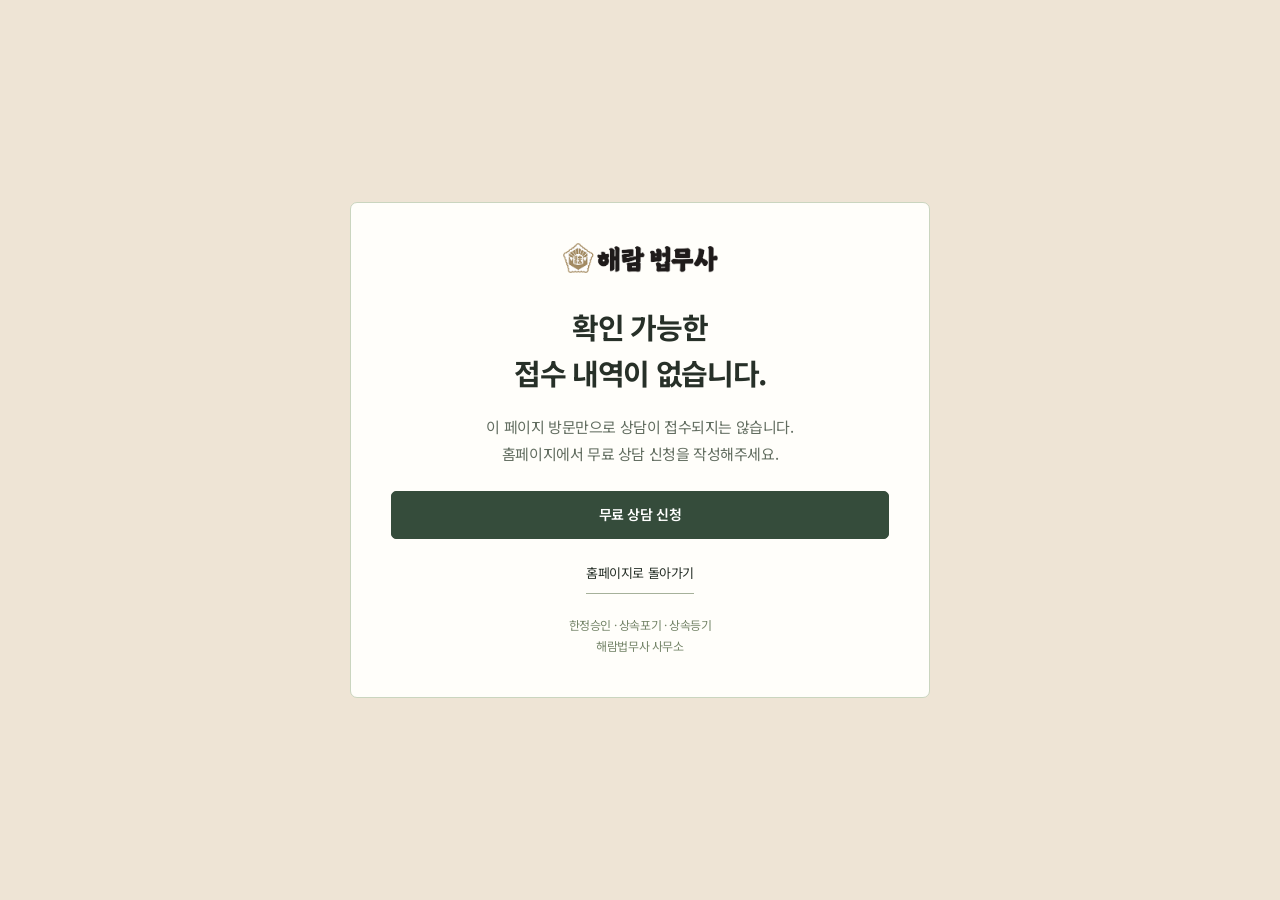
<file: thank-you.html>
<!doctype html><html lang="ko"><head><meta charset="utf-8"><meta name="viewport" content="width=device-width,initial-scale=1,viewport-fit=cover"><meta name="robots" content="noindex, nofollow"><meta name="theme-color" content="#f3f0e8"><title>무료 상담 신청 확인 | 해람법무사</title><link rel="icon" href="favicon.ico?v=brand1" sizes="16x16 32x32 48x48 64x64"><link rel="icon" href="favicon.png" type="image/png" sizes="96x96"><link rel="apple-touch-icon" href="apple-touch-icon.png" sizes="180x180"><link rel="preconnect" href="https://fonts.googleapis.com"><link rel="preconnect" href="https://fonts.gstatic.com" crossorigin><link href="https://fonts.googleapis.com/css2?family=Noto+Sans+KR:wght@400;500;600;700&family=Noto+Serif+KR:wght@500;600&display=swap" rel="stylesheet"><link rel="stylesheet" href="styles.css?v=14.2"><script src="thank-you.js?v=5" defer></script><script src="tracking.js?v=16" defer></script><script type="application/json" id="analytics-config">{"measurementId":"G-PS0EG83LFG"}</script><script src="attribution.js?v=20261119-context" defer></script><script src="analytics.js?v=20261119-context" defer></script></head><body class="thank-page"><main class="thank-card"><a class="brand" href="./"><img src="assets/official-logo.png" alt="해람 법무사" width="393" height="76"></a><div id="receipt-pending"><h1>상담 신청 확인</h1><p>접수 결과를 확인하고 있습니다.</p></div><div id="receipt-confirmed" hidden><span class="success-mark" aria-hidden="true">✓</span><p class="eyebrow">무료 상담 신청 접수 완료</p><h1>신청하신 내용이<br> <em>정상 접수되었습니다.</em></h1><p>해람법무사에서 남겨주신 연락처로 연락드리겠습니다.</p></div><div id="receipt-missing" hidden><h1>확인 가능한<br> 접수 내역이 없습니다.</h1><p>이 페이지 방문만으로 상담이 접수되지는 않습니다.<br> 홈페이지에서 무료 상담 신청을 작성해주세요.</p><a class="button bronze" href="./#consult">무료 상담 신청 </a></div><a class="text-link" href="./">홈페이지로 돌아가기 </a><small>한정승인 · 상속포기 · 상속등기<br> 해람법무사 사무소</small></main></body></html>
</file>
<file: styles.css>
:root{
 --paper:#fffefa;--white:#fff;--cream:#eee4d5;--sage:#dce5d7;--green:#354c3b;--forest:#253b30;
 --ink:#273028;--muted:#626d60;--line:#cbd3c5;--gold:#8b704b;--brown:#755a3e;--danger:#944936;
 --sans:'Noto Sans KR',-apple-system,BlinkMacSystemFont,'Apple SD Gothic Neo',sans-serif;
 --gutter:max(40px,env(safe-area-inset-left,0px),env(safe-area-inset-right,0px));--serif:'Noto Serif KR',serif;--header:calc(102px + env(safe-area-inset-top,0px));--dock:calc(82px + env(safe-area-inset-bottom,0px));--screen:calc(100svh - var(--header) - var(--dock));
}
*{box-sizing:border-box}html{scroll-padding-top:var(--header);scroll-behavior:auto;scroll-snap-type:none;-webkit-text-size-adjust:100%;text-size-adjust:100%}
body{margin:0;background:var(--white);color:var(--ink);font:16px/1.75 var(--sans);word-break:keep-all;letter-spacing:-.025em}
a{color:inherit;text-decoration:none}button,input,select,textarea{font:inherit}button{color:inherit;cursor:pointer;touch-action:manipulation}button,a{-webkit-tap-highlight-color:transparent}
img{display:block;max-width:100%;height:auto}h1,h2,h3,h4,p,figure,dl,dd{margin:0}h1,h2,h3,h4{line-height:1.4}h1,h2{letter-spacing:-.045em}h2{font-size:36px;font-weight:600;line-height:1.45}
em{font:inherit;font-style:normal}[hidden]{display:none!important}::selection{background:#d8e3cc;color:#263926}
a:focus-visible,button:focus-visible,summary:focus-visible,select:focus-visible,[tabindex]:focus-visible{outline:2px solid #68815b;outline-offset:4px}
input:focus-visible,textarea:focus-visible{outline:2px solid #68815b;outline-offset:2px}
.wrap,.section-inner{width:min(1160px,calc(100% - var(--gutter) - var(--gutter)));margin:0 auto;min-width:0}
.section{padding:64px 0;scroll-margin-top:0}.eyebrow{font-size:12px;font-weight:500;line-height:1.6;color:var(--gold);letter-spacing:.025em;margin-bottom:10px}
.split-heading{display:flex;justify-content:space-between;align-items:flex-end;gap:32px;margin-bottom:28px}.heading-note{font-size:14px;line-height:1.85;color:var(--muted);padding-bottom:3px}
.button,.header-apply{display:inline-flex;align-items:center;justify-content:center;min-height:48px;padding:12px 21px;border:1px solid transparent;border-radius:5px;font-size:14px;font-weight:600;line-height:1.5;text-align:center;transition:background-color .16s,border-color .16s}
.button.dark,.button.bronze,.header-apply,.intake-submit{background:var(--green);border-color:var(--green);color:#fff}
.button.dark:hover,.button.bronze:hover,.header-apply:hover,.intake-submit:hover{background:#263d2c;border-color:#263d2c}
.button.light{border-color:#aebda5;background:var(--paper);color:var(--green)}.button.light:hover{background:#edf3e6;border-color:#8b9f7e}
.button:active,.header-apply:active{box-shadow:inset 0 2px 4px #1827161f}.text-link{display:inline-flex;align-items:center;min-height:40px;border-bottom:1px solid #a6b19a;font-size:13px;padding:5px 0}
.skip-link{position:fixed;z-index:100;top:-100px;left:20px;padding:12px 20px;background:var(--green);color:#fff;border-radius:4px}.skip-link:focus{top:10px}
.mobile-break{display:none}
/* A quiet, always available navigation and contact route. */
.site-header{padding-top:env(safe-area-inset-top,0px);height:var(--header);position:sticky;top:0;z-index:50;background:var(--paper);border-bottom:1px solid #d4d9cd}
.deadline-strip{display:flex;justify-content:center;align-items:center;gap:20px;min-height:26px;background:var(--forest);color:#f6f4eb;font-size:11px;line-height:1.5}.deadline-strip b{font-weight:600}.notice-link{border-bottom:1px solid #a9b79c;color:#e0e7d8}
.header-inner{height:76px;display:flex;align-items:center;justify-content:space-between;gap:22px}.brand{display:flex;align-items:center;gap:15px}.brand img{width:166px;height:auto}.brand>span{font-size:10px;color:var(--muted);white-space:nowrap;border-left:1px solid var(--line);padding-left:15px}
.desktop-nav{display:flex;align-items:center;gap:24px;margin-left:auto;font-size:13px;font-weight:500;white-space:nowrap}.desktop-nav a{padding:9px 0}.desktop-nav a:hover{color:var(--gold)}.header-apply{min-height:43px;font-size:13px;padding:10px 17px;white-space:nowrap}.menu-toggle,.mobile-nav{display:none}
.consult-dock{position:fixed;bottom:0;left:0;right:0;z-index:40;height:var(--dock);background:var(--paper);border-top:1px solid #d1d9c9;padding:0 max(20px,env(safe-area-inset-right,0px)) calc(10px + env(safe-area-inset-bottom,0px)) max(20px,env(safe-area-inset-left,0px))}.dock-note{display:flex;align-items:center;justify-content:center;min-height:24px;font-size:11px;line-height:1.5;color:#68795b}
.consult-dock>div{display:grid;grid-template-columns:1fr 1.35fr 1fr;gap:8px;width:min(700px,100%);margin:0 auto}.consult-dock>div>a{display:flex;align-items:center;justify-content:center;min-height:46px;padding:10px 12px;border:1px solid #b9c7ae;border-radius:5px;font-size:13px;line-height:1.4;font-weight:500}
.dock-kakao,.dock-phone{background:#f3f6ed;color:#445d35}.dock-form{background:var(--green);border-color:var(--green)!important;color:#fff}.dock-kakao:hover,.dock-phone:hover{background:#e8efdf}.dock-form:hover{background:#263d2c}
/* 1. Portrait and a single primary task. */
.hero{background:var(--cream);display:block;overflow:clip}.hero-grid{display:grid;grid-template-columns:minmax(0,1.12fr) minmax(0,1fr);height:auto;min-height:clamp(460px,var(--screen),680px);position:relative}
.hero-copy{position:relative;z-index:3;align-self:center;padding:28px 0}.hero-copy .eyebrow{margin-bottom:22px}.hero h1{font-size:clamp(37px,3.8vw,53px);font-weight:700;line-height:1.4;letter-spacing:-.055em}.hero h1 em{font-family:var(--serif);font-weight:600;color:var(--brown)}
.hero-description{font-size:15px;line-height:1.9;color:#4f5a49;margin-top:23px}.hero-actions{display:flex;align-items:center;gap:10px;margin-top:27px}.hero-actions .button{min-width:176px;min-height:50px}.quiet-note{font-size:12px;line-height:1.7;color:#626b59;margin-top:14px}
.hero-visual{position:relative;isolation:isolate;overflow:hidden;min-width:0}.hero-office{position:absolute;inset:0 -30px;overflow:hidden}.hero-office img{width:100%;height:100%;object-fit:cover;object-position:45% 45%;opacity:.42;filter:saturate(.65) brightness(1.08)}
.hero-office:after{content:'';position:absolute;inset:0;background:linear-gradient(90deg,var(--cream),#eee4d500 42%),linear-gradient(0deg,var(--cream),#eee4d500 23%,#eee4d500 83%,var(--cream))}
.hero-portrait{position:absolute;width:min(94%,420px);height:auto;max-width:none;top:12px;left:50%;right:auto;transform:translateX(-50%);z-index:2}.portrait-label{position:absolute;z-index:4;right:0;bottom:7%;padding:16px 22px;background:#fffefaf2;border-left:2px solid #a18d6d}.portrait-label>span{display:block;font-size:11px;color:var(--muted);margin-bottom:5px}.portrait-label strong{font-size:25px;font-weight:600;letter-spacing:.02em}.portrait-label small{font-size:13px;font-weight:400;letter-spacing:-.02em;margin-left:8px}
/* 2. White tool surface. Results are shown only for the current input. */
.deadline-section{background:#fff}.date-form{display:flex;align-items:flex-end;flex-wrap:wrap;gap:12px 28px;margin:0 0 22px}.date-main{display:flex;align-items:flex-end;gap:10px;flex:0 1 480px}.date-main .button{flex-shrink:0;white-space:nowrap}
.date-parts-field{border:0;padding:0;margin:0;min-width:0}.date-parts-field legend{padding:0;margin:0 0 7px;font-size:14px;font-weight:500;line-height:1.5}.date-main .date-parts-field{flex:1;min-width:0}.date-parts{display:grid;grid-template-columns:1.35fr 1fr 1fr;gap:7px;min-width:0}
.date-parts select{display:block;width:100%;min-width:0;height:46px;padding:9px 11px;background:#fff;border:1px solid #aebb9f;border-radius:4px;color:var(--ink);font:16px/1.5 var(--sans);appearance:none;-webkit-appearance:none;cursor:pointer}.date-parts select:invalid{color:#7b8572}.date-parts select:disabled{color:#87917d;background:#f1f4ed}
.awareness-row{display:flex;align-items:flex-end;gap:12px;min-width:0;flex:1 1 360px}.awareness-toggle{display:flex;align-items:center;gap:8px;min-height:46px;font-size:13px;line-height:1.6;cursor:pointer}.awareness-toggle input{width:19px;height:19px;accent-color:var(--green);flex-shrink:0;margin:0}
#awareness-field{flex:1;min-width:0;max-width:310px}#awareness-field legend{font-size:13px}.awareness-row:has(#different-awareness:checked) .awareness-toggle span{position:absolute;width:1px;height:1px;overflow:hidden;clip-path:inset(50%);white-space:nowrap}
#date-help{width:100%;font-size:12px;line-height:1.65;color:#69755f}.form-error{font-size:13px;line-height:1.6;color:var(--danger);margin:10px 0 0}.form-error:empty{display:none}#date-error{width:100%;margin:0}
.result-status{font-size:14px;line-height:1.65;color:#8a5535;margin:0 0 14px}.result-status:empty{display:none}.result-reference{font-size:13px;line-height:1.7;color:#657257;margin:0 0 12px}
.deadline-cards{display:grid;grid-template-columns:repeat(3,minmax(0,1fr));gap:16px}.deadline-card{min-width:0;padding:23px 24px 22px;border:1px solid #d2dac9;border-radius:6px;background:#f9faf5}.small-label{display:block;font-size:14px;font-weight:500;line-height:1.5;color:#506345}
.deadline-card .dday{font-size:43px;line-height:1.25;font-weight:600;letter-spacing:-.04em;margin-top:15px;color:#30442d}.due-date{font-size:14px;line-height:1.65;color:#5d6c51;margin-top:10px}.deadline-card small{display:block;font-size:12px;line-height:1.65;color:#778367;margin-top:6px}
.deadline-card.is-ready .dday{color:#89613b}.deadline-card.is-urgent{background:#fff8f2;border-color:#c69a82}.deadline-card.is-urgent .dday{color:var(--danger)}.deadline-card.is-past{background:#f0f2ec}.deadline-card.is-past .dday{font-size:30px;line-height:1.8;color:#6e7c60}.deadline-card.is-pending .dday{color:#8b9581}
/* Inverse information surfaces establish hierarchy within a light section. */
#deadline-civil{background:var(--green);border-color:var(--green)}
#deadline-civil .small-label{color:#e2ebda}
#deadline-civil .dday{color:#fffdf5}
#deadline-civil .due-date{color:#f0f3e9}
#deadline-civil small{color:#d2dec9}
#deadline-civil.is-urgent{background:#764334;border-color:#764334}
#deadline-civil.is-urgent .small-label,#deadline-civil.is-urgent small{color:#f1dfce}
#deadline-civil.is-past{background:#526052;border-color:#526052}
#deadline-civil.is-pending .dday{color:#d2dec9}
.deadline-action{display:flex;justify-content:space-between;align-items:center;gap:24px;margin-top:22px}.deadline-action p{font-size:15px;line-height:1.7;max-width:760px;color:#596b4b}.deadline-action .button{flex-shrink:0;min-width:145px}.deadline-action.is-urgent p{color:#8c4533}.deadline-action.is-urgent .button{background:#944936;border-color:#944936;color:white}
.calculator-note{display:flex;justify-content:space-between;align-items:center;gap:22px;margin-top:22px;padding-top:15px;border-top:1px solid #d9dfd1}.calculator-note p{font-size:12px;line-height:1.75;color:#6d7962}.calculator-note button{flex-shrink:0;border:0;border-bottom:1px solid #a8b89b;padding:5px 0;background:none;font-size:13px;min-height:36px;color:#53694a}
@media(min-width:801px){.has-result.deadline-section{padding:52px 0}}
/* 3. Customer situations: selectable navigation and an informative comparison. */
.situations{background:var(--sage);border-top:1px solid #cad5c3;border-bottom:1px solid #cad5c3}.situation-layout{display:grid;grid-template-columns:0.88fr 1.5fr;gap:32px;align-items:start}.situation-tabs{display:grid;gap:0}.situation-tabs button{display:flex;align-items:center;gap:14px;min-height:67px;text-align:left;padding:12px 17px;border:0;border-left:3px solid transparent;border-bottom:1px solid #c2ceb9;border-radius:0;background:transparent;transition:background-color .16s,border-color .16s}
.situation-tabs button:hover{background:#edf2e7}.situation-tabs button[aria-selected=true]{background:var(--forest);color:#fffdf5;border-left-color:#bda77d;border-bottom-color:var(--forest)}.situation-tabs button[aria-selected=true]:hover{background:#304a39}.situation-tabs button[aria-selected=true] small{color:#d2dec9}.situation-tabs button[aria-selected=true] img{background:#eef1e8;border-radius:3px}.situation-tabs img{width:38px;height:38px;object-fit:contain}.situation-tabs span{min-width:0}.situation-tabs strong{display:block;font-size:19px;font-weight:600;line-height:1.4}.situation-tabs small{display:block;margin-top:4px;font-size:13px;line-height:1.5;color:#68795a}
.situation-panel{min-height:335px;padding:29px 31px;background:var(--paper);border:1px solid #c1cfb6;border-radius:6px}.deadline-badge{display:inline-flex;align-items:center;min-height:27px;padding:3px 9px;background:#f5f0e4;border:1px solid #d0bfa1;border-radius:3px;color:#785d38;font-size:12px;font-weight:500;line-height:1.5}
.situation-panel h3{font-size:29px;font-weight:600;line-height:1.45;letter-spacing:-.04em;margin-top:16px}.panel-lead{font-size:15px;line-height:1.85;color:#526248;margin-top:16px;max-width:640px}.service-facts{display:grid;grid-template-columns:1fr 1fr;gap:18px;margin:22px 0 0;padding-top:17px;border-top:1px solid #d9e0d0}.service-facts dt{font-size:12px;color:#7b866f;line-height:1.5}.service-facts dd{font-size:14px;font-weight:500;line-height:1.65;margin-top:5px;color:#4e6343}
.situation-bottom{display:flex;justify-content:space-between;align-items:flex-start;gap:24px;margin-top:20px}.situation-bottom:has(.service-compare[open]){display:block}.service-compare[open]{display:block}.service-consult{display:inline-flex;align-items:center;min-height:40px;border-bottom:1px solid #92a17f;font-size:13px;color:#526647;white-space:nowrap}
summary{cursor:pointer;list-style:none}summary::-webkit-details-marker{display:none}.service-compare{flex:1;min-width:0}.service-compare>summary,.process-detail>summary{display:inline-flex;align-items:center;gap:10px;min-height:40px;font-size:14px;font-weight:500;color:#4e6342}.service-compare>summary:after,.process-detail>summary:after{content:'+';font-size:18px;font-weight:400;line-height:1}.service-compare[open]>summary:after,.process-detail[open]>summary:after{content:'−'}
.compare-body{margin-top:12px;padding:20px;overflow-x:auto;overscroll-behavior-inline:contain;background:#f4f7ef;border:1px solid #c2d0b7;border-radius:4px}.compare-body table{border-collapse:collapse;width:100%;font-size:14px;line-height:1.75}.compare-body th,.compare-body td{text-align:left;vertical-align:top;padding:10px 13px;border-bottom:1px solid #d2ddc6}.compare-body thead th{font-size:12px;color:#6e805e;font-weight:500}.compare-body tbody th{font-weight:600;white-space:nowrap}.compare-body p{font-size:13px;line-height:1.75;color:#617355;margin-top:15px}
/* 4. Three real people, with their responsibilities visible before disclosure. */
.team-section{background:#fff}.team-heading{text-align:center;max-width:760px;margin:0 auto 31px}.team-heading>p:last-child{font-size:15px;line-height:1.8;color:#64705c;margin-top:14px}.people-grid{display:grid;grid-template-columns:repeat(3,minmax(0,1fr));gap:26px}.person-card{display:block;min-width:0}
.person-photo{--portrait-h:clamp(215px,29svh,270px);height:var(--portrait-h);position:relative;isolation:isolate;overflow:hidden}.person-photo:before{content:'';position:absolute;inset:40px 0 0;z-index:-1;background:#eee9de;border-radius:6px 6px 0 0}.kim-d .person-photo:before{background:#e9eae1}.kim-j .person-photo:before{background:#ecebe3}
.person-photo img{position:absolute;left:50%;transform:translateX(-50%);width:calc(var(--portrait-h)*1.167);height:auto!important;max-width:none;top:calc(var(--portrait-h)*-.033)}.kim-h .person-photo img{width:calc(var(--portrait-h)*1.36);top:calc(var(--portrait-h)*-.067)}.kim-j .person-photo img{width:calc(var(--portrait-h)*1.12);top:calc(var(--portrait-h)*-.01)}
.person-info{padding:17px 2px 0}.person-info h3{font-size:25px;font-weight:600;line-height:1.4}.person-info h3 small{font-size:13px;font-weight:400;color:#65735a;margin-left:8px}.person-responsibility{font-size:15px;font-weight:500;line-height:1.6;color:#536a44;margin-top:7px}
.profile-toggle{display:inline-flex;align-items:center;justify-content:center;min-height:36px;margin-top:12px;padding:5px 0;border:0;border-bottom:1px solid #9cae8c;border-radius:0;background:none;font-size:13px;font-weight:500;line-height:1.5;color:#4c643f}.profile-toggle:hover{color:#233e24;border-color:#546f40}.profile-toggle[aria-pressed=true]{font-weight:600;color:#2e492c;border-color:#48673c}
.profile-details:has(.profile-detail:not([hidden])){margin-top:30px}.profile-detail{padding:28px 30px;border:1px solid #c9d4bc;border-radius:6px;background:#f5f7f0;scroll-margin-top:14px}.profile-detail-heading{display:flex;align-items:center;justify-content:space-between;gap:22px}.profile-detail-heading h3{font-size:23px;font-weight:600}.profile-detail-heading h3 small{font-size:14px;font-weight:400;color:#6a785e;margin-left:8px}
.profile-close{border:0;border-bottom:1px solid #a8b79a;background:none;padding:5px 0;min-height:36px;font-size:13px;color:#60744f;white-space:nowrap}.profile-detail blockquote{padding:0;margin:20px 0 23px;max-width:930px}.profile-detail blockquote p{font-size:16px;line-height:1.9;color:#4d6140}.profile-detail h4{font-size:13px;font-weight:500;color:#75816b;margin-bottom:10px}.profile-credentials{display:flex;flex-wrap:wrap;gap:8px 25px;list-style:none;padding:0;margin:0}.profile-credentials li{position:relative;padding-left:12px;font-size:14px;line-height:1.8;color:#576d48}.profile-credentials li:before{content:'';position:absolute;top:.75em;left:0;width:3px;height:3px;background:#8a9c76}
/* 5. A distinct dark viewing space; no consultation prompt in this section. */
.inheritance-videos{background:var(--forest);color:#fffdf5;padding:52px 0}.video-heading{display:flex;justify-content:space-between;align-items:flex-end;gap:28px;margin-bottom:28px}.video-heading .eyebrow{color:#c3b18e}.video-heading h2{font-size:34px}.video-channel{display:inline-flex;align-items:center;min-height:38px;border-bottom:1px solid #7d9380;font-size:13px;color:#d0dcc9;white-space:nowrap}.video-channel:hover{color:#fff;border-color:#c1d4b8}
.video-layout{display:grid;grid-template-columns:minmax(0,1.7fr) minmax(0,1fr);gap:28px;align-items:start}.video-feature{min-width:0;background:#fdfbf5;color:var(--ink);border:1px solid #62715c;border-radius:6px;overflow:hidden}.video-player{position:relative;width:100%;aspect-ratio:16/9;background:#14231b}.video-player iframe{position:absolute;inset:0;width:100%;height:100%;border:0}
.video-caption{padding:16px 20px 19px}.video-meta{display:flex;justify-content:space-between;align-items:center;gap:15px}#inheritance-video-topic{font-size:12px;line-height:1.5;color:#718364}#inheritance-video-watch{display:inline-flex;align-items:center;min-height:31px;font-size:12px;line-height:1.5;color:#566f47;border-bottom:1px solid #a2b092;white-space:nowrap}.video-caption h3{font-size:18px;line-height:1.6;font-weight:600;margin-top:5px}
.video-list-heading{font-size:13px;line-height:1.65;color:#bacbb1;margin:0 0 14px}.video-choices{display:grid;gap:0}.video-choice{display:grid;grid-template-columns:116px minmax(0,1fr);align-items:center;gap:14px;width:100%;padding:16px 0;background:none;border:0;border-top:1px solid #61745d;border-radius:0;text-align:left;color:#f4f5ed;transition:color .16s,background-color .16s}.video-choice:hover{background:#324a39}.video-choice[aria-pressed=true]{color:#e5d8b9}.video-choice-thumb{display:block;position:relative;aspect-ratio:16/9;overflow:hidden;border-radius:3px;background:#52684a}.video-choice-thumb img{width:100%;height:100%;object-fit:cover}.video-duration{position:absolute;bottom:4px;right:4px;padding:1px 4px;background:#101a12df;color:#fff;border-radius:2px;font-size:10px;line-height:1.5;letter-spacing:0;font-variant-numeric:tabular-nums}
.video-choice-copy{min-width:0}.video-choice-topic{display:block;font-size:12px;line-height:1.6;color:#b5c6ab;margin-bottom:5px}.video-choice strong{display:block;font-size:14px;line-height:1.7;font-weight:500}.video-choice-state{display:block;font-size:12px;line-height:1.6;color:#b9c8ad;margin-top:8px}.video-status{position:absolute;width:1px;height:1px;overflow:hidden;clip-path:inset(50%);white-space:nowrap}
/* 6. A diagram of the decision process, not a grid of false buttons. */
.process{background:#f0e9dd}.process-overview{display:grid;grid-template-columns:repeat(3,minmax(0,1fr));gap:28px;list-style:none;margin:0;padding:0}.process-overview>li{border-top:2px solid #a89978;padding:23px 0 0}.phase-number{display:block;font-size:12px;color:#897554;letter-spacing:.04em;line-height:1.5}.process-overview h3{font-size:21px;font-weight:600;line-height:1.5;margin-top:11px}.process-overview p{font-size:15px;line-height:1.9;color:#65705b;margin-top:12px}
.process-decision{font-size:15px;line-height:1.85;color:#fffdf5;padding:17px 21px;border-left:2px solid #bda77d;background:var(--green);margin-top:30px}.process-detail{margin-top:20px}.process-detail>summary{font-size:14px;color:#5f704f}.process-steps{display:grid;grid-template-columns:repeat(3,minmax(0,1fr));gap:26px;list-style:none;margin:18px 0 0;padding:26px 0 0;border-top:1px solid #cfc9b8}.process-steps li{padding:0 0 18px;border-bottom:1px solid #d4cebc}.step-number{font-size:12px;line-height:1.5;color:#8c7858}.process-steps h3{font-size:18px;font-weight:600;line-height:1.5;margin-top:7px}.process-steps p{font-size:14px;line-height:1.9;color:#607055;margin-top:9px}
/* 7. One intentional application point. */
.consult{background:var(--green);color:#f7f5ec}.consult-grid{display:grid;grid-template-columns:1fr 1.1fr;gap:64px;align-items:center}.consult .eyebrow{color:#d8c9aa}.consult h2{font-size:40px;font-weight:600;line-height:1.5}.consult-intro{font-size:17px;font-weight:500;line-height:1.75;margin-top:18px}.consult-desc{font-size:15px;line-height:1.85;color:#d9e2d0;margin-top:14px}.consult-expectations{padding:20px 0 0 20px;margin:24px 0 0;border-top:1px solid #7b8e72;color:#d9e2ce;font-size:14px;line-height:1.9}.consult-expectations li{padding-left:5px;margin:9px 0}
.intake-card{padding:24px;background:var(--paper);color:var(--ink);border:1px solid #dce3d3;border-radius:7px;min-width:0}.form-top{display:flex;justify-content:space-between;align-items:center;gap:15px;margin-bottom:18px;padding-bottom:13px;border-bottom:1px solid #d7dfcd;font-size:12px;line-height:1.5}.free-badge{font-weight:500;color:#526c42}.form-top>span:last-child{color:#728165;white-space:nowrap}
.form-fields{display:grid;grid-template-columns:1fr 1fr;gap:12px 14px}.form-fields>label,.concern-label-row>label{display:block;font-size:14px;font-weight:500;line-height:1.4;color:#455b38}.form-fields .wide{grid-column:1/-1}.form-fields label>span{font-size:12px;color:#8a6b43;margin-left:3px}.form-fields .optional{font-weight:400;color:#728164}
.form-fields input,.form-fields textarea{display:block;width:100%;min-width:0;padding:9px 11px;margin-top:6px;border:1px solid #b8c6aa;border-radius:4px;background:#fff;color:var(--ink);font-size:16px;font-weight:400;line-height:1.5;transition:border-color .16s,box-shadow .16s}.form-fields input{height:44px}.form-fields textarea{height:72px;min-height:52px;resize:vertical}.form-fields input:focus,.form-fields textarea:focus{border-color:#7b9468;box-shadow:0 0 0 2px #81986620}.form-fields input::placeholder,.form-fields textarea::placeholder{color:#8b9483}
.concern-label-row{position:relative;display:flex;justify-content:space-between;align-items:center;gap:15px;min-height:28px}.concern-picker>summary{display:inline-flex;justify-content:center;align-items:center;gap:6px;min-height:28px;padding:4px 8px;border:1px solid #b9c9aa;border-radius:4px;background:#f4f7ee;font-size:12px;font-weight:500;line-height:1.4;color:#526c40;white-space:nowrap}.concern-picker>summary:after{content:'+';font-size:15px;font-weight:400;line-height:1}.concern-picker[open]>summary:after{content:'−'}
.concern-picker:not([open]) .concern-choices{display:none}.concern-choices{position:absolute;z-index:12;top:auto;bottom:calc(100% + 7px);right:0;width:min(360px,100%);max-height:45svh;overflow-y:auto;display:grid;grid-template-columns:1fr 1fr;gap:7px;padding:12px;margin:0;background:#fffef8;border:1px solid #9fb68b;border-radius:5px;box-shadow:0 8px 25px #23351c21}.concern-choices button{min-height:38px;padding:7px 8px;border:1px solid #c2cfb4;border-radius:4px;background:#f6f8f0;color:#4f683d;font-size:13px;line-height:1.5}.concern-choices button:hover{background:#eaf1df}.concern-choices button[aria-pressed=true]{border-color:#819b6c;background:#deebd0;color:#345321}
.trap{position:absolute;left:-10000px;width:1px;height:1px;overflow:hidden}.consent-row{display:flex;justify-content:space-between;align-items:center;gap:10px;margin-top:15px;font-size:12px;line-height:1.6;color:#607050}.consent-row label{display:flex;align-items:center;gap:7px;cursor:pointer}.consent-row input{width:18px;height:18px;accent-color:var(--green);flex-shrink:0;margin:0}.consent-row b{font-weight:400}.consent-row button{min-height:32px;flex-shrink:0;padding:4px 0;background:none;border:0;border-bottom:1px solid #a1b18f;font-size:12px;color:#5b7049}
.intake-submit{width:100%;min-height:48px;margin-top:15px;font-size:15px}.intake-submit:disabled{cursor:wait;opacity:.7}.form-note{font-size:13px;line-height:1.8;color:#6e7c60;margin-top:14px}.intake-success{text-align:center;padding:25px 0}.success-mark{display:grid;place-items:center;width:52px;height:52px;margin:0 auto 20px;border-radius:50%;background:#e4edd9;color:#637e4c;font-size:26px}.intake-success h3{font-size:25px;line-height:1.5;margin-top:12px}.intake-success>p{font-size:14px;line-height:1.8;color:#667559;margin-top:14px}.success-number{padding:18px 0;margin-top:18px;border-top:1px solid var(--line);border-bottom:1px solid var(--line)}.success-number>span{display:block;font-size:13px;color:var(--muted)}.success-number>strong{display:block;font-size:21px;margin-top:5px}.intake-success .button{margin-top:20px}
.site-footer{background:#eef1e8;padding:32px 0 calc(var(--dock) + 28px);border-top:1px solid #d4ddca}.footer-top{display:flex;align-items:center;gap:35px;padding-bottom:24px;border-bottom:1px solid #d2dbc8}.footer-top .brand img{width:145px}.footer-top p{font-size:13px;line-height:1.8;color:#6a795d}.footer-top>a:last-child{margin-left:auto;font-size:13px;color:#536c41;border-bottom:1px solid #a9b99a}.footer-bottom{display:flex;justify-content:space-between;align-items:flex-start;gap:24px;padding-top:22px;font-size:12px;line-height:1.85;color:#6c7a5f}.footer-bottom>span{font-size:10px;letter-spacing:.025em}.privacy-link{padding:0;border:0;border-bottom:1px solid #acb99e;background:none;color:inherit;font-size:12px;white-space:nowrap}
/* Accessible explanations and the existing receipt page. */
dialog{width:min(590px,calc(100% - 40px));max-height:85svh;overflow:auto;padding:28px;border:1px solid #aebb9f;border-radius:7px;background:var(--paper);color:#425937;box-shadow:0 18px 70px #1c2f1940}dialog::backdrop{background:#24311fc2}.privacy-heading{position:sticky;top:0;z-index:1;background:var(--paper);display:flex;justify-content:space-between;align-items:center;gap:20px}.privacy-heading h2{font-size:22px;line-height:1.5}.privacy-heading button{display:flex;align-items:center;justify-content:center;flex-shrink:0;width:44px;height:44px;border:1px solid #c9d6bd;border-radius:4px;background:none;font-size:27px;line-height:1;font-weight:400;color:#607b4d}.privacy-heading+dl{border-top:1px solid #d4dec9;padding-top:16px;margin-top:18px}dialog dt{font-size:14px;font-weight:600;margin-top:14px}dialog dd,dialog p{font-size:14px;line-height:1.85;margin-top:7px}dialog p{margin-top:18px}.basis-sources{display:flex;flex-wrap:wrap;gap:8px 20px;margin-top:20px}.basis-sources a{font-size:13px;line-height:1.8;text-decoration:underline;text-underline-offset:4px}
.thank-page{min-height:100svh;display:grid;place-items:center;padding:30px 20px;background:var(--cream)}.thank-card{width:min(580px,100%);padding:40px;border:1px solid #cad5bf;border-radius:7px;background:var(--paper);text-align:center}.thank-card>.brand{justify-content:center;margin-bottom:30px}.thank-card>.brand img{width:155px}.thank-card h1{font-size:29px;line-height:1.6}.thank-card p{font-size:15px;line-height:1.8;color:var(--muted);margin-top:17px}.thank-card .button{width:100%;margin-top:24px}.thank-card .text-link{margin-top:15px}.thank-card>small{display:block;font-size:12px;line-height:1.8;color:#758569;margin-top:20px}
@media(min-width:801px) and (max-width:1180px){
 .brand>span{display:none}.desktop-nav{gap:19px}.hero h1{font-size:39px}.hero-actions{max-width:290px;flex-direction:column;align-items:stretch}.consult-grid{gap:35px}.consult h2{font-size:35px}.situation-layout{gap:24px;grid-template-columns:.9fr 1.45fr}.situation-panel{padding:24px}.situation-panel h3{font-size:26px}.video-layout{gap:22px;grid-template-columns:minmax(0,1.5fr) minmax(0,1fr)}.video-choice{grid-template-columns:98px minmax(0,1fr);gap:12px}.video-choice strong{font-size:13px}
}
@media(min-width:801px) and (max-height:800px){
 .video-layout{grid-template-columns:minmax(0,1fr) minmax(0,1fr)}.has-result.deadline-section{padding:12px 0}.section{padding:36px 0}h2{font-size:30px}.split-heading{margin-bottom:22px}.hero h1{font-size:40px}.hero-description{font-size:14px;margin-top:18px}.hero-actions{margin-top:21px}.hero-actions .button{min-height:46px}.quiet-note{margin-top:11px}.deadline-card{padding:18px 20px}.deadline-card .dday{font-size:37px;margin-top:11px}.date-form{margin-bottom:18px}.deadline-action{margin-top:17px}.calculator-note{margin-top:17px;padding-top:12px}.situation-panel{min-height:320px;padding:23px 26px}.situation-tabs button{min-height:63px;padding:10px 15px}.situation-tabs strong{font-size:18px}.situation-panel h3{font-size:25px;margin-top:13px}.panel-lead{font-size:14px;margin-top:12px}.service-facts{margin-top:17px;padding-top:14px}.team-heading{margin-bottom:24px}.person-photo{--portrait-h:210px}.person-info{padding-top:13px}.person-info h3{font-size:23px}.person-responsibility{font-size:14px}.profile-toggle{margin-top:9px}.video-heading{margin-bottom:22px}.video-heading h2{font-size:30px}.video-caption{padding:12px 17px 15px}.video-caption h3{font-size:16px}.video-choice{padding:13px 0}.process-overview>li{padding-top:18px}.process-overview h3{font-size:19px}.process-overview p{font-size:14px}.process-decision{margin-top:24px}.intake-card{padding:20px}.form-top{margin-bottom:13px;padding-bottom:10px}.form-fields{gap:9px 12px}.form-fields input{height:40px}.form-fields textarea{height:58px}.consent-row{margin-top:12px}.intake-submit{min-height:44px;margin-top:12px}.consult-expectations{margin-top:20px;padding-top:15px;font-size:13px}
}
@media(min-width:801px) and (max-height:740px){.section{padding:14px 0}}
@media(max-width:800px){
 :root{--gutter:max(20px,env(safe-area-inset-left,0px),env(safe-area-inset-right,0px));--header:calc(88px + env(safe-area-inset-top,0px));--dock:calc(80px + env(safe-area-inset-bottom,0px))}
 body{font-size:15px}.wrap,.section-inner{width:calc(100% - var(--gutter) - var(--gutter))}.section{padding:28px 0}h2{font-size:27px;line-height:1.4}.eyebrow{font-size:12px;line-height:1.5;margin-bottom:8px}.split-heading{display:block;margin-bottom:20px}.heading-note{display:none}.mobile-break{display:inline}
 .button{min-height:44px;padding:10px 15px;font-size:14px}.text-link{font-size:13px;min-height:40px}
 .site-header{padding-top:env(safe-area-inset-top,0px)}.deadline-strip{min-height:24px;font-size:10px;gap:14px}.header-inner{height:64px;gap:11px}.brand img{width:132px}.brand>span,.desktop-nav{display:none}.header-apply{min-height:40px;font-size:12px;padding:9px 12px;margin-left:auto}.menu-toggle{display:flex;align-items:center;justify-content:center;flex-direction:column;gap:6px;width:32px;height:40px;padding:6px;background:none;border:0}.menu-toggle span{display:block;width:20px;height:1px;background:#526548}
 .mobile-nav:not([hidden]){display:grid;grid-template-columns:1fr 1fr;position:absolute;top:100%;left:0;right:0;padding:12px 20px;background:var(--paper);border-bottom:1px solid #bbc9ad;gap:0 20px}.mobile-nav a{display:flex;align-items:center;min-height:44px;border-bottom:1px solid #dde4d3;font-size:14px}
 .consult-dock{padding:0 max(10px,env(safe-area-inset-right,0px)) calc(10px + env(safe-area-inset-bottom,0px)) max(10px,env(safe-area-inset-left,0px))}.dock-note{min-height:23px;font-size:10px}.consult-dock>div{gap:6px;grid-template-columns:1fr 1.4fr 1fr}.consult-dock>div>a{min-height:45px;padding:10px 6px;font-size:12px}
 .hero-grid{display:flex;flex-direction:column;height:auto;min-height:0}.hero-copy{flex:0 0 auto;align-self:stretch;padding:21px 0 11px}.hero-copy .eyebrow{margin-bottom:12px;font-size:11px}.hero h1{font-size:clamp(27px,7.2vw,32px);line-height:1.36}.hero-description{font-size:14px;line-height:1.7;margin-top:15px}.hero-description br{display:none}.hero-actions{display:grid;grid-template-columns:1fr;gap:8px;margin-top:17px}.hero-actions .button{min-width:0;min-height:44px;font-size:13px;padding:10px 7px;white-space:nowrap}.quiet-note{font-size:12px;line-height:1.6;margin-top:10px}
 .hero-visual{flex:none;height:clamp(200px,calc(var(--screen) - 320px),330px);min-height:200px;width:calc(100% + 40px);margin-left:-20px}.hero-office{inset:0}.hero-office:after{background:linear-gradient(180deg,var(--cream),#eee4d500 30%),linear-gradient(0deg,var(--cream),#eee4d500 22%)}.hero-portrait{height:205%;width:auto;top:0;left:auto;right:6%;transform:none}.portrait-label{left:20px;right:auto;bottom:15px;padding:11px 15px}.portrait-label>span{font-size:10px;margin-bottom:4px}.portrait-label strong{font-size:22px}.portrait-label small{font-size:12px;margin-left:7px}
 .date-form{display:block;margin-bottom:16px}.date-main{gap:8px}.date-parts-field legend{font-size:13px;margin-bottom:6px}.date-parts{gap:6px}.date-parts select{height:44px;padding:8px;font-size:16px}.date-main .button{min-width:92px;min-height:44px;white-space:nowrap;padding:10px 12px;font-size:13px}.awareness-row{display:flex;align-items:flex-end;margin-top:8px}.awareness-toggle{font-size:13px;min-height:33px;line-height:1.6}.awareness-toggle input{width:18px;height:18px}#awareness-field{max-width:none;flex:1}#awareness-field legend{font-size:12px}#awareness-field select{height:41px}.awareness-row:has(#different-awareness:checked){gap:10px}.awareness-row:has(#different-awareness:checked) .awareness-toggle{min-height:41px}
 #date-help{font-size:12px;line-height:1.6;margin-top:6px}.result-status{font-size:13px;margin-bottom:11px}.result-reference{font-size:12px;margin-bottom:9px;line-height:1.6}.deadline-cards{gap:7px}.deadline-card{padding:14px 10px;border-radius:5px}.small-label{font-size:13px;line-height:1.5;min-height:39px}.deadline-card .dday{font-size:30px;line-height:1.25;margin-top:10px}.due-date{font-size:13px;line-height:1.6;margin-top:8px}.deadline-card small{font-size:12px;line-height:1.55;margin-top:5px}.deadline-card.is-past .dday{font-size:18px;line-height:2.1}
 .deadline-action{gap:14px;margin-top:16px;align-items:center}.deadline-action p{font-size:14px;line-height:1.65}.deadline-action .button{min-width:108px;min-height:42px;font-size:13px;padding:10px 12px}.calculator-note{gap:12px;margin-top:16px;padding-top:12px}.calculator-note p{font-size:12px;line-height:1.65}.calculator-note button{font-size:12px;min-height:34px;max-width:105px;text-align:left}
 .has-result #date-help{display:none}.has-result .deadline-card:not(.is-adjusted) small,.is-stale .deadline-card small{display:none}
 .situation-layout{display:block}.situation-tabs{grid-template-columns:repeat(6,minmax(0,1fr));gap:6px;margin-bottom:14px}.situation-tabs button{grid-column:span 2;display:flex;flex-direction:column;align-items:center;justify-content:center;gap:3px;min-height:77px;padding:7px 3px;text-align:center;border:1px solid #aeba9f;border-radius:5px;background:#edf2e8}.situation-tabs button[aria-selected=true]{background:var(--forest);border-color:var(--forest)}.situation-tabs img{width:28px;height:28px}.situation-tabs strong{font-size:15px;line-height:1.4}.situation-tabs small{font-size:12px;line-height:1.35;margin-top:2px}.situation-tabs button:nth-child(n+4){grid-column:span 3;flex-direction:row;gap:7px;min-height:39px}.situation-tabs button:nth-child(n+4) img{width:24px;height:24px}.situation-tabs button:nth-child(n+4) strong{font-size:14px}.situation-tabs button:nth-child(n+4) small{display:none}
 .situation-panel{min-height:0;padding:18px;border-radius:5px}.deadline-badge{min-height:24px;font-size:12px;padding:3px 8px}.situation-panel h3{font-size:24px;line-height:1.4;margin-top:13px}.panel-lead{font-size:14px;line-height:1.75;margin-top:12px}.service-facts{gap:12px;margin-top:16px;padding-top:13px}.service-facts dt{font-size:12px}.service-facts dd{font-size:14px;line-height:1.6;margin-top:4px}.situation-bottom{gap:14px;margin-top:12px}.service-compare>summary{min-height:38px;font-size:12px;gap:6px}.service-consult{min-height:38px;font-size:12px}.compare-body{padding:12px}.compare-body table{font-size:13px;line-height:1.7}.compare-body th,.compare-body td{padding:9px 6px}.compare-body thead th{font-size:12px}.compare-body p{font-size:13px}
 .team-heading{text-align:left;margin-bottom:22px}.team-heading>p:last-child{font-size:14px;line-height:1.75;margin-top:12px}.people-grid{gap:10px}.person-photo{height:auto;aspect-ratio:1/1.43;--portrait-h:0px}.person-photo:before{inset:25px 0 0;border-radius:5px 5px 0 0}.person-photo img{width:141%;top:-1%;height:auto!important}.kim-h .person-photo img{width:164%;top:-4%}.kim-j .person-photo img{width:138%;top:0}
 .person-info{text-align:center;padding:12px 0 0}.person-info h3{font-size:20px;line-height:1.4}.person-info h3 small{display:block;font-size:12px;line-height:1.5;margin:4px 0 0}.person-responsibility{font-size:13px;line-height:1.5;margin-top:7px;white-space:nowrap;letter-spacing:-.04em}.profile-toggle{min-height:35px;font-size:12px;margin-top:9px;padding:5px 0}.profile-details:has(.profile-detail:not([hidden])){margin-top:24px}.profile-detail{padding:21px 18px}.profile-detail-heading{gap:14px}.profile-detail-heading h3{font-size:21px}.profile-detail-heading h3 small{font-size:12px;margin-left:5px}.profile-close{font-size:12px;min-height:34px}.profile-detail blockquote{margin:17px 0 21px}.profile-detail blockquote p{font-size:15px;line-height:1.85}.profile-detail h4{font-size:12px}.profile-credentials{display:block}.profile-credentials li{font-size:14px;line-height:1.8;margin-top:7px}
 .video-heading{align-items:flex-start;gap:15px;margin-bottom:19px}.video-heading h2{font-size:26px;line-height:1.4;max-width:285px}.video-heading .eyebrow{font-size:12px}.video-channel{font-size:12px;min-height:32px;margin-top:26px}.video-layout{display:block}.video-feature{border-radius:5px}.video-caption{padding:11px 14px 14px}.video-meta{gap:10px}#inheritance-video-topic{font-size:12px;line-height:1.5}#inheritance-video-watch{font-size:12px;min-height:29px}.video-caption h3{font-size:15px;line-height:1.6;margin-top:5px}.video-list{margin-top:15px}.video-list-heading{font-size:12px;line-height:1.6;margin-bottom:7px}.video-choice{grid-template-columns:100px minmax(0,1fr);gap:13px;padding:12px 0}.video-choice[aria-pressed=true]{display:none}.video-choice-topic{font-size:12px;margin-bottom:4px}.video-choice strong{font-size:14px;line-height:1.6}.video-choice-state{font-size:12px;margin-top:5px}.video-duration{font-size:10px}
 .process-overview{display:block}.process-overview>li{position:relative;padding:0 0 20px 53px;border:0;min-height:79px}.process-overview>li:not(:last-child):after{content:'';position:absolute;left:14px;top:24px;bottom:6px;width:1px;background:#bfb398}.phase-number{position:absolute;top:5px;left:0;font-size:11px;letter-spacing:0;color:#8b7755}.process-overview h3{font-size:19px;line-height:1.5;margin:0}.process-overview p{font-size:14px;line-height:1.7;margin-top:6px}.process-decision{margin-top:5px;padding:14px 16px;font-size:14px;line-height:1.75}.process-detail{margin-top:14px}.process-detail>summary{font-size:13px;min-height:40px}.process-steps{display:block;margin-top:15px;padding-top:20px}.process-steps li{padding-bottom:18px;margin-bottom:18px}.process-steps h3{font-size:18px}.process-steps p{font-size:14px;line-height:1.85}
 .consult-grid{display:block}.consult-copy .eyebrow{display:none}.consult h2{font-size:28px;line-height:1.4}.consult-intro{font-size:14px;line-height:1.65;margin-top:8px}.consult-desc,.consult-expectations{display:none}.intake-card{padding:16px;margin-top:18px;border-radius:6px}.form-top{font-size:12px;margin-bottom:9px;padding:0;border:0;gap:10px}.form-top>span:last-child{font-size:12px}.form-fields{gap:10px 12px}.form-fields>label,.concern-label-row>label{font-size:14px;line-height:1.4}.form-fields label>span{font-size:12px}.form-fields input,.form-fields textarea{font-size:16px;padding:8px 10px;margin-top:5px}.form-fields input{height:41px}.form-fields textarea{height:54px;min-height:44px}.concern-label-row{min-height:28px}.concern-picker>summary{font-size:12px;min-height:28px;padding:4px 7px}.concern-choices{padding:10px;gap:6px}.concern-choices button{font-size:13px;min-height:37px}.consent-row{font-size:12px;line-height:1.5;margin-top:11px;gap:9px}.consent-row input{width:17px;height:17px}.consent-row button{font-size:12px;min-height:30px}.intake-submit{min-height:45px;font-size:14px;margin-top:12px}
 .site-footer{padding-top:27px}.footer-top{flex-wrap:wrap;gap:20px;padding-bottom:21px}.footer-top .brand img{width:130px}.footer-top p{font-size:12px}.footer-top>a:last-child{width:100%;margin:0;border:0;font-size:12px}.footer-bottom{display:block;font-size:12px;padding-top:20px}.footer-bottom>p{margin-bottom:14px}.footer-bottom>span{display:block;font-size:10px;margin-top:14px}.privacy-link{font-size:12px}.thank-card{padding:30px 23px}.thank-card h1{font-size:25px}.thank-card p{font-size:14px}dialog{padding:23px}.privacy-heading h2{font-size:20px}
}
@media(max-width:800px) and (max-height:740px){
 :root{--header:calc(82px + env(safe-area-inset-top,0px));--dock:calc(76px + env(safe-area-inset-bottom,0px))}
 .deadline-strip{min-height:22px}.header-inner{height:60px}.dock-note{min-height:20px}.consult-dock{padding-bottom:calc(10px + env(safe-area-inset-bottom,0px))}.consult-dock>div>a{min-height:44px}
 .section{padding:18px 0}h2{font-size:25px}.split-heading{margin-bottom:15px}.eyebrow{margin-bottom:7px}.hero-copy{padding:16px 0 8px}.hero-copy .eyebrow{margin-bottom:10px}.hero h1{font-size:28px}.hero-description{font-size:13px;margin-top:11px}.hero-actions{margin-top:14px}.hero-actions .button{min-height:41px;font-size:12px}.quiet-note{font-size:11px;margin-top:8px}.portrait-label{bottom:12px;padding:9px 13px}.portrait-label>span{font-size:10px}.portrait-label strong{font-size:20px}.portrait-label small{font-size:11px}
 .date-form{margin-bottom:13px}.date-parts select{height:40px}.date-main .button{min-height:40px;padding:9px 11px}.date-parts-field legend{font-size:13px;margin-bottom:5px}.awareness-toggle{min-height:29px}.awareness-row{margin-top:6px}#date-help{font-size:12px;margin-top:5px}.deadline-card{padding:11px 8px}.small-label{font-size:12px;min-height:36px}.deadline-card .dday{font-size:28px;margin-top:7px}.due-date{font-size:12px;margin-top:7px}.deadline-card small{font-size:11px;line-height:1.55;margin-top:4px}.deadline-action{margin-top:13px;gap:12px}.deadline-action p{font-size:13px}.deadline-action .button{min-height:40px;min-width:102px;font-size:12px}.calculator-note{margin-top:13px;padding-top:10px}.calculator-note p{font-size:12px}.calculator-note button{font-size:12px;min-height:32px}.result-reference{margin-bottom:8px;font-size:12px}.result-status{font-size:13px;margin-bottom:10px}
 .has-result.deadline-section{padding:16px 0}.has-result .deadline-action{margin-top:8px}
 .situations{padding:12px 0}.situation-tabs{margin-bottom:12px;gap:4px}.situation-tabs button{min-height:62px;padding:5px 2px}.situation-tabs img{width:25px;height:25px}.situation-tabs strong{font-size:14px}.situation-tabs small{display:none}.situation-tabs button:nth-child(n+4){min-height:35px}.situation-tabs button:nth-child(n+4) strong{font-size:13px}.situation-tabs button:nth-child(n+4) img{width:22px;height:22px}.situation-panel{padding:14px}.situation-panel h3{font-size:22px;line-height:1.4;margin-top:11px}.panel-lead{font-size:14px;line-height:1.7;margin-top:10px}.service-facts{margin-top:13px;padding-top:10px;gap:10px}.service-facts dd{font-size:13px;line-height:1.55;margin-top:3px}.service-facts dt{font-size:11px}.situation-bottom{margin-top:9px;gap:10px}.service-compare>summary,.service-consult{font-size:11px;min-height:35px}
 .team-heading{margin-bottom:18px}.team-heading>p:last-child{font-size:14px;margin-top:10px}.person-info{padding-top:10px}.person-info h3{font-size:19px}.person-info h3 small{font-size:12px}.person-responsibility{font-size:12px;margin-top:6px}.profile-toggle{font-size:12px;min-height:33px;margin-top:7px}
 .video-heading{margin-bottom:15px}.video-heading h2{font-size:23px;max-width:230px}.video-heading .eyebrow{font-size:11px}.video-channel{font-size:11px;min-height:29px;margin-top:24px}.video-caption{padding:9px 12px 12px}.video-caption h3{font-size:14px;line-height:1.6}#inheritance-video-topic,#inheritance-video-watch{font-size:11px}.video-list{margin-top:12px}.video-list-heading{font-size:12px;margin-bottom:6px}.video-choice{padding:10px 0;grid-template-columns:90px minmax(0,1fr);gap:11px}.video-choice strong{font-size:13px;line-height:1.6}.video-choice-topic{font-size:11px;margin-bottom:3px}.video-choice-state{font-size:11px;margin-top:4px}
 .process-overview>li{padding:0 0 17px 48px;min-height:72px}.process-overview h3{font-size:18px}.process-overview p{font-size:14px;margin-top:5px}.process-decision{padding:12px 15px;font-size:14px;line-height:1.7;margin-top:3px}.process-detail{margin-top:11px}.process-detail>summary{font-size:13px;min-height:37px}
 .consult{padding:12px 0}.consult h2{font-size:26px;line-height:1.3}.consult-intro{font-size:13px;line-height:1.6;margin-top:6px}.intake-card{padding:12px;margin-top:9px}.form-top{font-size:11px;padding:0;border:0;margin-bottom:6px;gap:8px}.form-top>span:last-child{font-size:11px}.form-fields{gap:6px 10px}.form-fields>label,.concern-label-row>label{font-size:13px}.form-fields label>span{font-size:11px}.form-fields input{height:38px;padding:7px 9px;margin-top:4px}.form-fields textarea{height:46px;min-height:42px;padding:7px 9px;margin-top:4px}.concern-label-row{min-height:24px}.concern-picker>summary{font-size:11px;min-height:25px;padding:3px 6px}.consent-row{font-size:11px;margin-top:9px;line-height:1.5;gap:8px}.consent-row input{width:16px;height:16px}.consent-row button{font-size:11px;min-height:27px}.intake-submit{min-height:42px;margin-top:9px;padding-top:9px;padding-bottom:9px;font-size:14px}
}
@media(max-width:360px){
 :root{--gutter:max(16px,env(safe-area-inset-left,0px),env(safe-area-inset-right,0px))}
 .wrap,.section-inner{width:calc(100% - var(--gutter) - var(--gutter))}.brand img{width:115px}.header-inner{gap:8px}.header-apply{font-size:11px;padding:9px 10px}.deadline-strip{font-size:9px;gap:11px}.hero-visual{width:calc(100% + 32px);margin-left:-16px}.hero-actions .button{font-size:11px;padding:9px 4px}.hero h1{font-size:26px}.hero-description{font-size:13px}.quiet-note{font-size:11px}.people-grid{gap:7px}.person-info h3{font-size:18px}.person-responsibility{font-size:11px}.profile-toggle{font-size:11px}.video-heading h2{font-size:22px}.video-channel{font-size:10px}.video-choice{grid-template-columns:80px minmax(0,1fr)}.video-choice-topic{display:none}.video-choice strong{font-size:13px}.form-top>span:last-child{white-space:normal;text-align:right}.consent-row{font-size:10px}.consult-dock>div>a{font-size:11px}
}
@media(prefers-reduced-motion:reduce){*,*:before,*:after{transition:none!important;animation:none!important}}


.trust-section{padding:0;background:var(--cream)}
.trust-scene{position:relative;isolation:isolate}
.trust-inner{position:relative;z-index:2;display:flex;align-items:center;min-height:clamp(440px,var(--screen),620px);height:auto;pointer-events:none}
.trust-copy{width:52%;max-width:535px;padding:38px 0;pointer-events:auto}
.trust-copy h2{font-size:36px;line-height:1.5;letter-spacing:-.04em}
.trust-description{font-size:16px;line-height:1.95;color:#5c6758;margin-top:24px}
.trust-signature{display:flex;align-items:baseline;gap:11px;margin-top:30px;padding-top:20px;border-top:1px solid #bcb39f;width:max-content;min-width:170px}
.trust-signature strong{font-size:23px;font-weight:600}.trust-signature span{font-size:13px;color:#66715f}
.trust-specialties{font-size:12px;line-height:1.7;color:#727963;margin-top:13px}
.trust-photo{position:absolute;z-index:0;inset:0 0 0 40%;overflow:hidden}
.trust-photo img{width:100%;height:100%;object-fit:cover;object-position:45% 40%}
.trust-photo:after{content:'';position:absolute;inset:0;background:linear-gradient(90deg,var(--cream),#eee4d5bd 16%,#eee4d500 50%)}
@media(min-width:801px) and (max-height:800px){.trust-copy{padding:25px 0}.trust-copy h2{font-size:30px}.trust-description{font-size:15px;margin-top:18px}.trust-signature{margin-top:23px;padding-top:15px}}
@media(max-width:800px){
 .trust-scene{display:grid;grid-template-columns:minmax(0,1fr)}
 .trust-inner{grid-row:1;min-height:0;height:auto;display:block}
 .trust-copy{width:100%;max-width:none;padding:27px 0 15px}
 .trust-copy h2{font-size:27px;line-height:1.45}.trust-description{font-size:14px;line-height:1.85;margin-top:16px}
 .trust-signature{margin-top:20px;padding-top:13px;min-width:155px}.trust-signature strong{font-size:20px}.trust-signature span{font-size:12px}.trust-specialties{font-size:12px;margin-top:10px}
 .trust-photo{grid-row:2;position:relative;inset:auto;height:clamp(200px,42vw,300px)}
 .trust-photo:after{background:linear-gradient(180deg,var(--cream),#eee4d500 28%)}
 .has-result .deadline-card:not(.is-adjusted) small{display:none}.has-result .deadline-card.is-adjusted small{display:block}
 .form-fields input,.form-fields textarea{scroll-margin-top:calc(var(--header) + 20px);scroll-margin-bottom:100px}
 body:has(.form-fields input:focus,.form-fields textarea:focus) .consult-dock{visibility:hidden;pointer-events:none}
}
@media(max-width:800px) and (max-height:740px){
 .trust-copy{padding:18px 0 12px}.trust-copy h2{font-size:24px}.trust-description{font-size:14px;margin-top:12px}.trust-signature{margin-top:14px;padding-top:10px}.trust-signature strong{font-size:19px}.trust-specialties{font-size:11px;margin-top:7px}.trust-photo{height:184px}
 .has-result.deadline-section{padding:15px 0}
}

@media(min-width:801px) and (max-height:740px){
 .has-result .deadline-card{position:relative}.has-result .deadline-card small{display:none}.has-result .deadline-card.is-adjusted small{display:block;position:absolute;top:14px;right:18px;font-size:11px;line-height:1.5;margin:0;color:#647254}.has-result .date-form{margin-bottom:10px}.has-result .calculator-note{margin-top:10px;padding-top:8px}.has-result .deadline-action{margin-top:13px}
}

/* A short viewport must scroll naturally rather than crop useful content. */
@media(max-width:1000px) and (min-width:801px){
 .brand>span{display:none}.desktop-nav{gap:14px;font-size:12px}.header-inner{gap:14px}.brand img{width:146px}
 .trust-copy h2{font-size:30px}.trust-description{font-size:15px}
 .has-result .deadline-card.is-adjusted small{position:static;margin-top:6px}
 .date-main{flex-basis:430px}.awareness-row{flex-basis:300px}
}
@media(min-width:601px) and (max-width:800px){
 .hero-grid{display:grid;grid-template-columns:minmax(0,1.12fr) minmax(0,1fr);min-height:clamp(460px,var(--screen),620px)}
 .hero-copy{align-self:center;padding:28px 0}.hero h1{font-size:32px}.hero-actions{grid-template-columns:1fr;max-width:230px}
 .hero-visual{width:auto;margin:0;height:100%;min-height:0}.hero-portrait{width:94%;height:auto;top:12px;left:50%;right:auto;transform:translateX(-50%)}
 .portrait-label{left:auto;right:0;bottom:28px;padding:10px 13px}.portrait-label strong{font-size:20px}
}
@media(max-height:500px){
 :root{--header:calc(82px + env(safe-area-inset-top,0px));--dock:calc(72px + env(safe-area-inset-bottom,0px))}.deadline-strip{min-height:22px}.header-inner{height:60px}
 .consult-dock{padding-bottom:calc(6px + env(safe-area-inset-bottom,0px))}.dock-note{min-height:20px}.consult-dock>div>a{min-height:44px}
 .mobile-nav:not([hidden]){max-height:calc(100svh - var(--header) - 12px);overflow-y:auto}
 dialog{max-height:calc(100svh - 24px)}
 body:has(.form-fields input:focus,.form-fields textarea:focus) .consult-dock{visibility:hidden;pointer-events:none}
}

@media(max-width:800px) and (max-height:740px){.video-list{margin-top:10px}.video-choice{padding-top:8px;padding-bottom:8px}}

/* A portrait is a single selectable tab, with crisp photography and solid identity labels. */
.team-section{--profile-text-inset:14px}
.person-card{border:0;border-radius:0;overflow:visible;background:transparent}
.profile-choice{position:relative;display:block;width:100%;margin:0;padding:0;border:0;border-radius:0;background:transparent;text-align:left;color:var(--ink);line-height:inherit;appearance:none;-webkit-appearance:none;cursor:pointer}
.profile-choice:focus-visible{outline:2px solid var(--gold);outline-offset:4px}
.person-frame{display:block;width:100%;height:clamp(172px,22vw,270px);position:relative;isolation:isolate;overflow:visible}
.person-frame:after{content:none}
.person-card .person-photo{display:block;height:100%;aspect-ratio:auto;position:relative;isolation:isolate;overflow:hidden}
.person-card .person-photo:before{inset:36px 0 0;border-radius:4px 4px 0 0}
.person-card .person-photo img{top:8px;transform:translate(-50%,-1.5228%);opacity:1;filter:none;mask-image:none;-webkit-mask-image:none}
.person-card.kim-h .person-photo img{top:8px;transform:translate(-50%,-5.2246%)}
.person-card.kim-j .person-photo img{top:8px;transform:translate(-50%,-2.9188%)}
.person-card .person-info{position:absolute;z-index:2;left:0;right:0;bottom:0;height:50px;display:flex;align-items:center;justify-content:space-between;gap:8px;padding:8px var(--profile-text-inset);text-align:left;background:#e8eee1;color:#314a34;transition:background-color .15s,color .15s}
.person-card .person-name{flex-shrink:0;font-size:24px;font-weight:600;line-height:1.25}
.person-card .person-meta{display:block;min-width:0;text-align:right;line-height:1.4}
.person-card .person-role{display:block;font-size:12px;font-weight:400;white-space:nowrap}
.person-card .person-responsibility{display:block;font-size:11px;line-height:1.4;margin-top:3px;color:#5d7054;white-space:normal}
.profile-choice:hover .person-info{background:#dce6d4}
.profile-choice[aria-selected=true] .person-info{background:var(--forest);color:#fffdf5}
.profile-choice[aria-selected=true] .person-responsibility{color:#d7e2cf}
.profile-details:has(.profile-detail:not([hidden])){margin-top:0}
.profile-detail{padding:0;border:0;border-radius:0 0 5px 5px;background:var(--forest);color:#fffdf5;overflow:hidden}
.profile-detail:focus-visible{outline:2px solid var(--gold);outline-offset:4px}
.profile-detail blockquote{max-width:none;padding:0;margin:18px var(--profile-text-inset) 13px}
.profile-detail blockquote p{font-size:15px;line-height:1.85;color:#f3f5ec}
.profile-career-line{padding:0 var(--profile-text-inset) 20px;font-size:12px;line-height:1.85;color:#d5dfcf;word-break:keep-all}
.career-label{font-weight:600;color:#fffdf5;margin-right:9px}
@media(min-width:801px){
 .person-card .person-photo img{width:min(57.375%,222.75px)}
 .person-card.kim-h .person-photo img{width:min(74.25%,288.75px)}
 .person-card.kim-j .person-photo img{width:min(61.5%,240px)}
}
@media(max-width:800px){
 .person-frame{height:auto;aspect-ratio:1/1.35;max-height:300px}
 .person-card .person-photo:before{inset:30px 0 0}
 .person-card .person-photo img{width:95.175%}
 .person-card.kim-h .person-photo img{width:123%}
 .person-card.kim-j .person-photo img{width:103.5%}
 .team-section{--profile-text-inset:8px}
 .person-card .person-info{height:46px;padding:8px var(--profile-text-inset);gap:3px}
 .person-card .person-name{font-size:clamp(14px,3.65vw,20px)}
 .person-card .person-role{font-size:clamp(9px,2.3vw,11px)}
 .person-card .person-responsibility{font-size:clamp(8px,2.1vw,10px);margin-top:2px;letter-spacing:-.035em}
 .profile-detail blockquote{margin:15px var(--profile-text-inset) 11px}
 .profile-detail blockquote p{font-size:14px;line-height:1.8}
 .profile-career-line{padding:0 var(--profile-text-inset) 17px;font-size:12px;line-height:1.8}
 .career-label{margin-right:6px}
}
@media(max-width:480px){
 .team-section{--profile-text-inset:6px}
 .person-card .person-info{height:38px;padding:8px var(--profile-text-inset)}
 .person-card .person-responsibility{display:none}
}
@media(max-width:360px){
 .team-section{--profile-text-inset:5px}
 .person-card .person-info{padding:8px var(--profile-text-inset)}
 .person-card .person-name{font-size:13px}
 .person-card .person-role{font-size:9px}
 .person-card .person-lead{display:none}
 .profile-detail blockquote{margin:14px var(--profile-text-inset) 10px}
 .profile-career-line{padding:0 var(--profile-text-inset) 15px}
}
</file>
